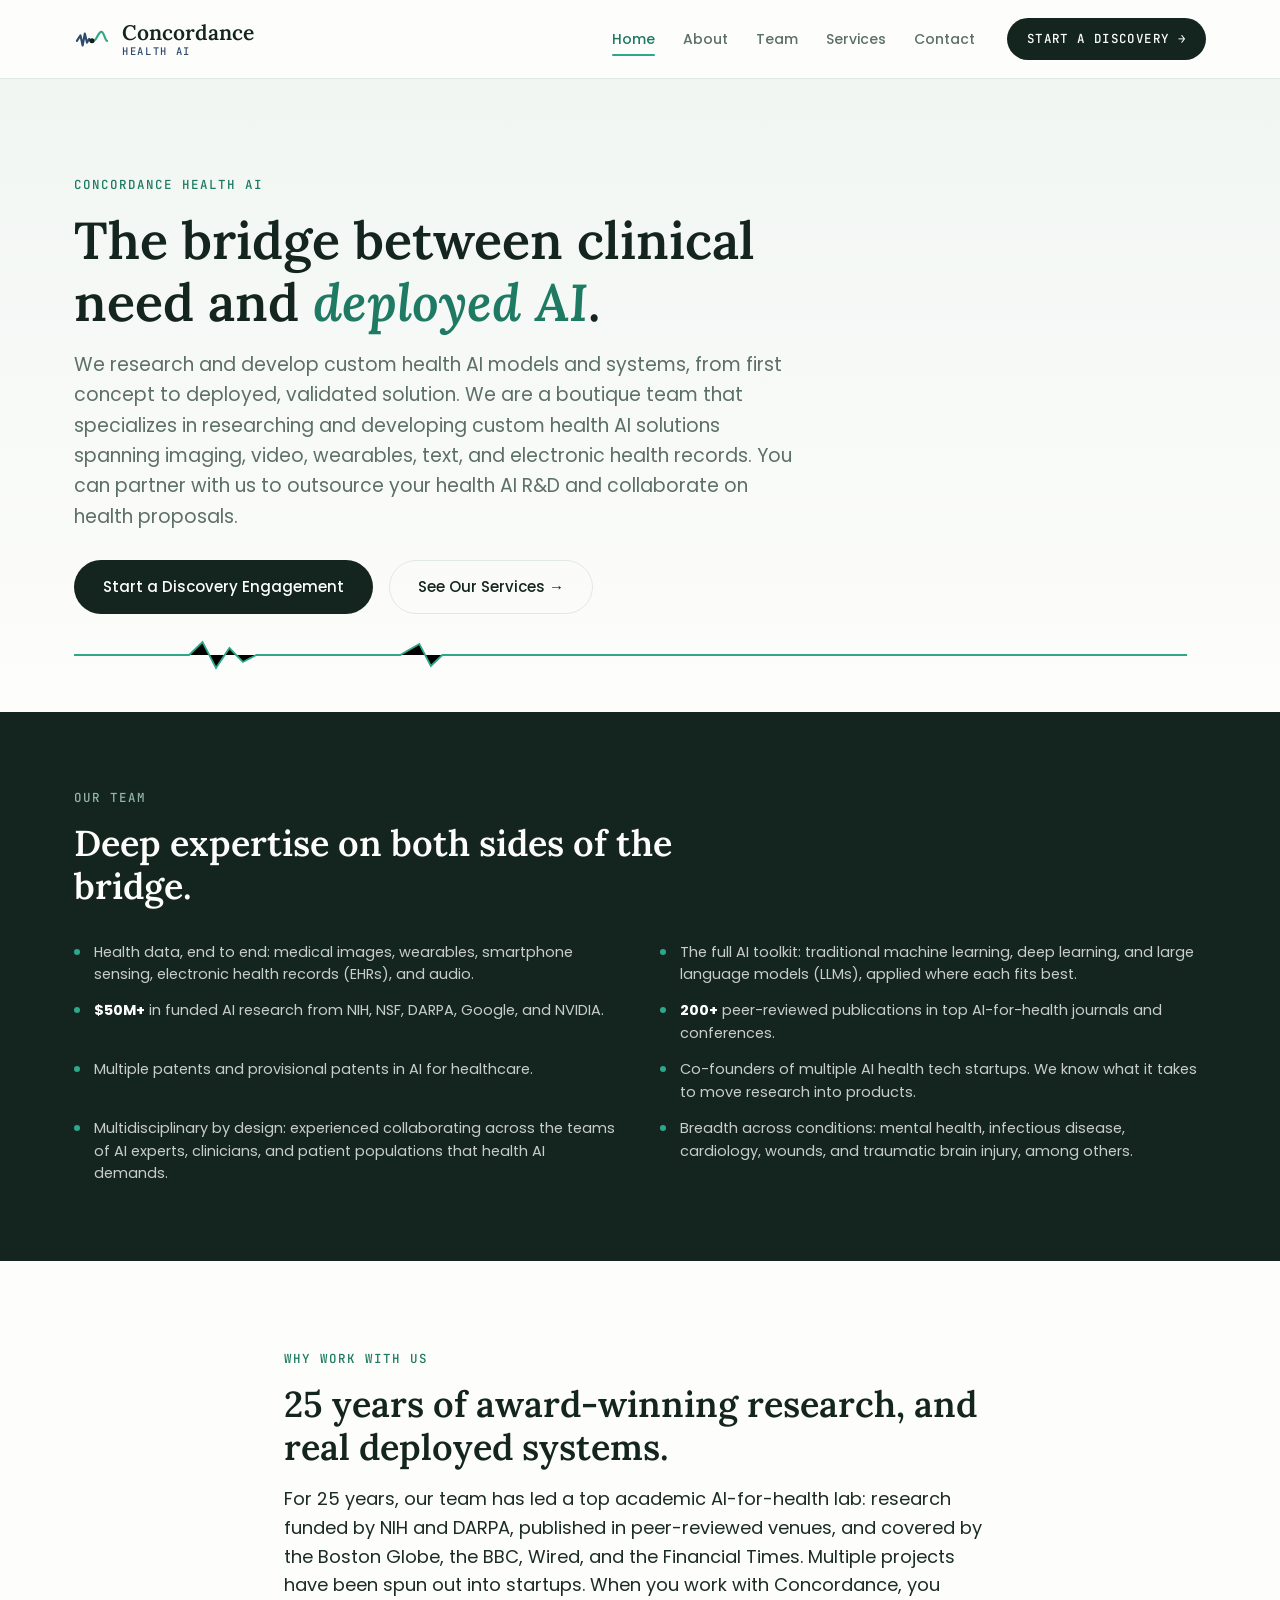
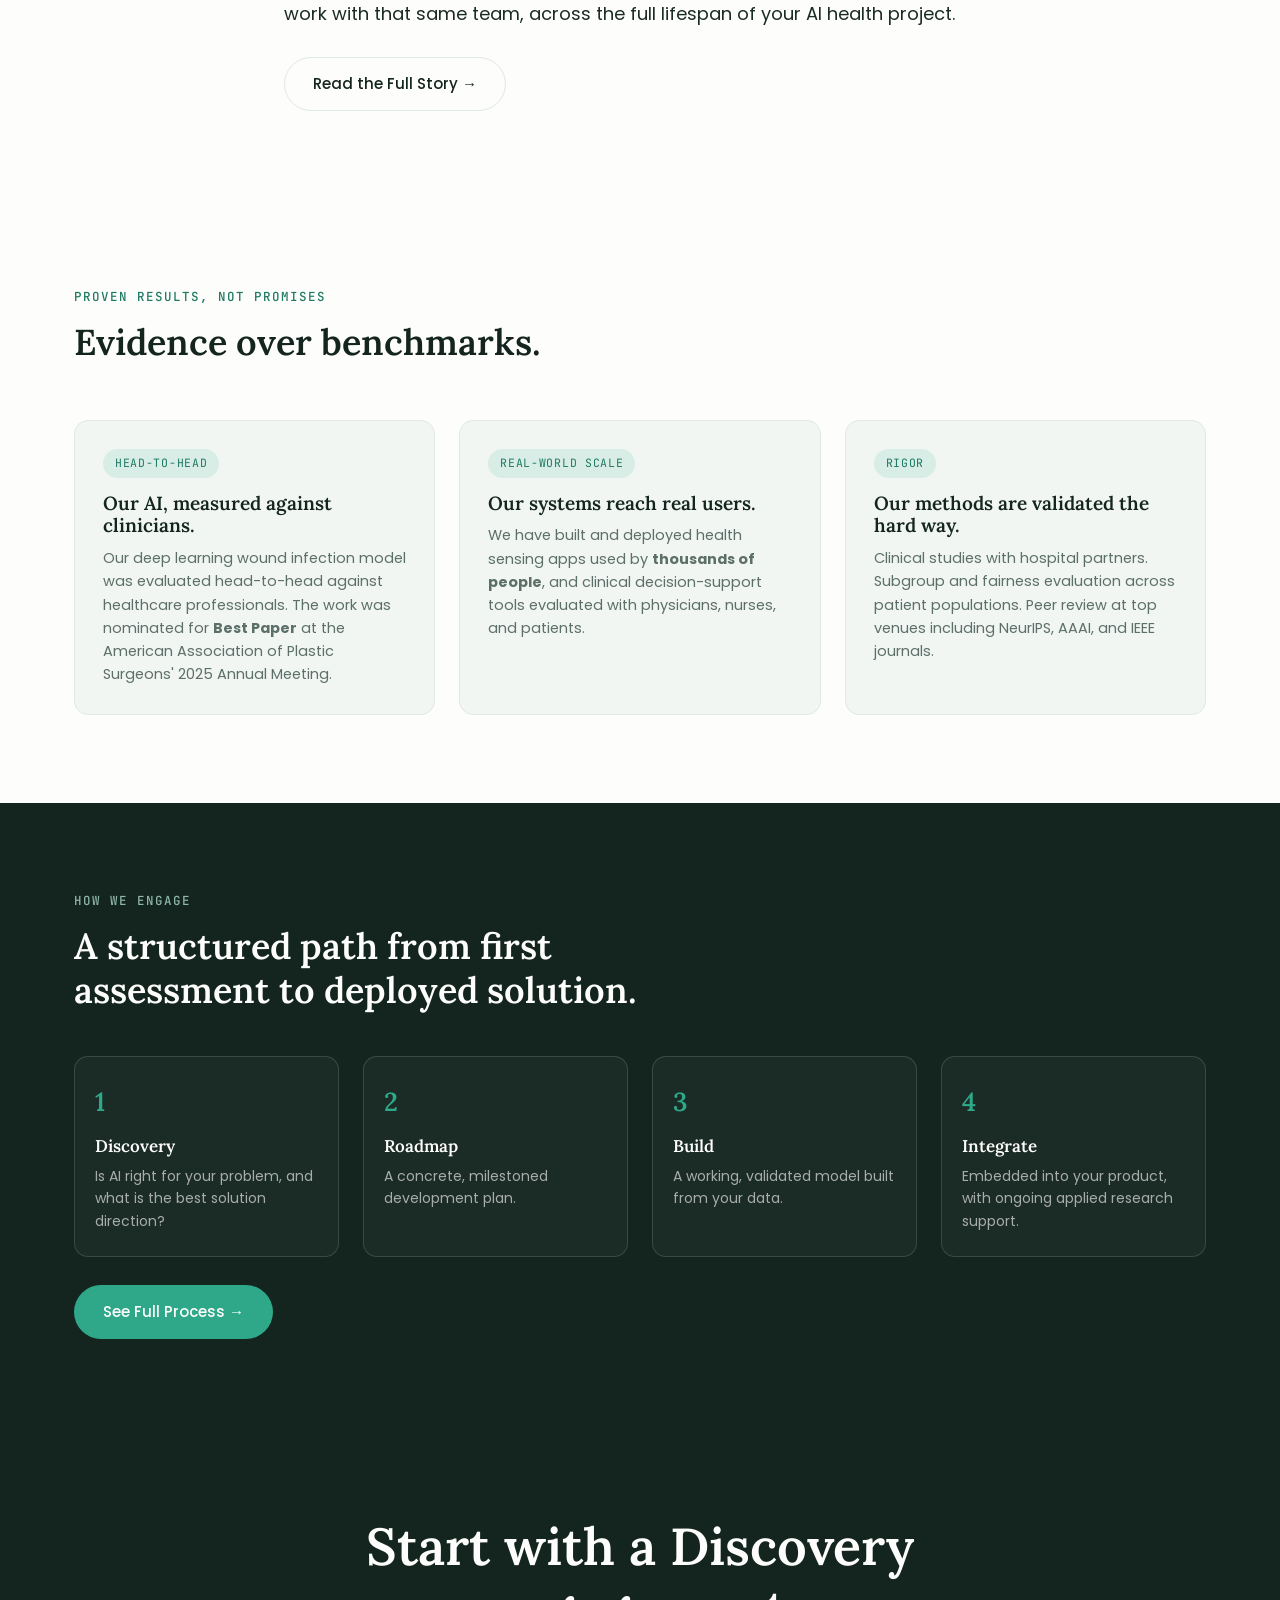
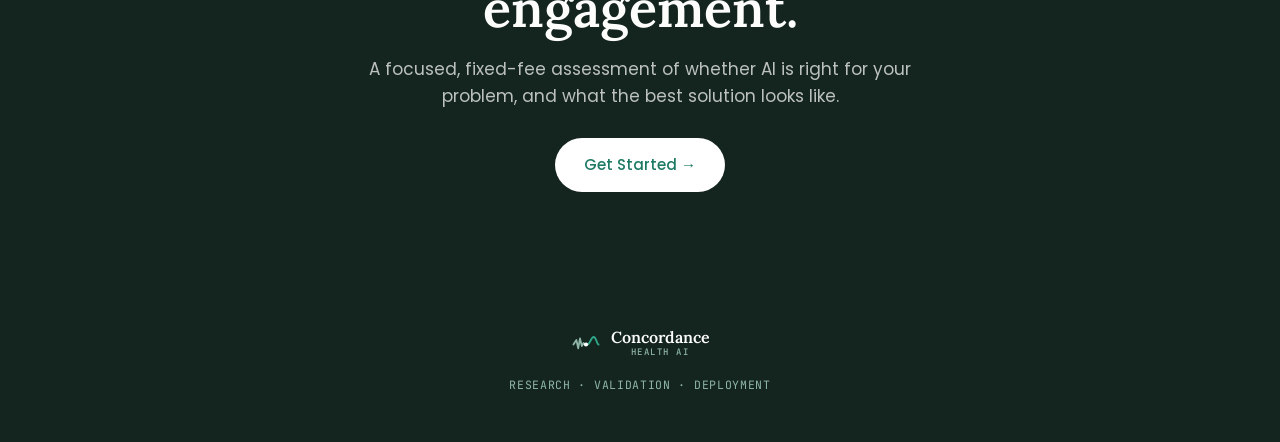
<file: index.html>
<!DOCTYPE html>
<html lang="en">
<head>
<meta charset="UTF-8">
<meta name="viewport" content="width=device-width, initial-scale=1.0">
<link rel="icon" type="image/svg+xml" href="Logo/mark-convergence.svg">
<title>Concordance Health AI | Concept to Deployed, Validated Solution</title>
<meta name="description" content="AI health tech consulting, from concept to a deployed, validated solution. Backed by active academic research in medical imaging, wearables, cardiology AI, and clinical decision support.">
<meta property="og:type" content="website">
<meta property="og:site_name" content="Concordance Health AI">
<meta property="og:title" content="Concordance Health AI | Concept to Deployed, Validated Solution">
<meta property="og:description" content="AI health tech consulting, from concept to a deployed, validated solution. Backed by active academic research in medical imaging, wearables, cardiology AI, and clinical decision support.">
<meta property="og:url" content="https://concordancehealthai.com/">
<meta property="og:image" content="https://concordancehealthai.com/assets/og-image.png">
<meta name="twitter:card" content="summary_large_image">
<meta name="twitter:title" content="Concordance Health AI | Concept to Deployed, Validated Solution">
<meta name="twitter:description" content="AI health tech consulting, from concept to a deployed, validated solution. Backed by active academic research in medical imaging, wearables, cardiology AI, and clinical decision support.">
<meta name="twitter:image" content="https://concordancehealthai.com/assets/og-image.png">
<link rel="canonical" href="https://concordancehealthai.com/">
<script type="application/ld+json">
{
  "@context": "https://schema.org",
  "@type": "ProfessionalService",
  "name": "Concordance Health AI",
  "url": "https://concordancehealthai.com/",
  "logo": "https://concordancehealthai.com/assets/og-image.png",
  "image": "https://concordancehealthai.com/assets/og-image.png",
  "description": "AI health tech consulting: research and development of custom health AI models and systems, from concept to a deployed, validated solution.",
  "areaServed": "Worldwide",
  "founder": {
    "@type": "Person",
    "name": "Emmanuel Agu"
  }
}
</script>
<link rel="preconnect" href="https://fonts.googleapis.com">
<link rel="preconnect" href="https://fonts.gstatic.com" crossorigin>
<link href="https://fonts.googleapis.com/css2?family=Lora:ital,wght@0,500;0,600;1,500&family=Poppins:wght@300;400;500;600;700&family=JetBrains+Mono:wght@400;500;600&display=swap" rel="stylesheet">
<link rel="stylesheet" href="style.css">
</head>
<body>

<header>
  <nav class="wrap">
    <a href="index.html" class="logo">
      <svg viewBox="0 0 100 100" width="36" height="36" aria-hidden="true">
        <path d="M8 55 L18 40 L24 68 L30 35 L36 60 L42 50 L46 55" fill="none" stroke="#2E4B6B" stroke-width="6" stroke-linecap="round" stroke-linejoin="round"/>
        <path d="M54 55 C64 55 66 30 76 30 C84 30 86 55 92 55" fill="none" stroke="#2FA88A" stroke-width="6" stroke-linecap="round" stroke-linejoin="round"/>
        <circle cx="50" cy="55" r="7" fill="#10201B"/>
      </svg>
      <span class="logo-word">
        <span class="logo-name">Concordance</span>
        <span class="logo-sub">HEALTH AI</span>
      </span>
    </a>
    <button class="nav-toggle" id="navToggle" aria-label="Toggle navigation" aria-expanded="false" aria-controls="navPanel">
      <span class="bar"></span><span class="bar"></span><span class="bar"></span>
    </button>
    <div class="nav-panel" id="navPanel">
      <div class="navlinks">
      <a href="index.html" class="active">Home</a>
      <a href="about.html">About</a>
      <a href="team.html">Team</a>
      <a href="services.html">Services</a>
      <a href="contact.html">Contact</a>
    </div>
      <a href="contact.html" class="nav-cta">START A DISCOVERY →</a>
    </div>
  </nav>
</header>

<main>

  <!-- ================= HERO ================= -->
  <section class="hero">
    <div class="wrap">
      <div class="eyebrow">Concordance Health AI</div>
      <h1>The bridge between clinical need and <em>deployed AI</em>.</h1>
      <p class="lede">We research and develop custom health AI models and systems, from first concept to deployed, validated solution. We are a boutique team that specializes in researching and developing custom health AI solutions spanning imaging, video, wearables, text, and electronic health records. You can partner with us to outsource your health AI R&amp;D and collaborate on health proposals.</p>
      <div class="cta-row">
        <a href="contact.html" class="btn btn-primary">Start a Discovery Engagement</a>
        <a href="services.html" class="btn btn-ghost">See Our Services →</a>
      </div>
    </div>
    <div class="wrap hero-wave">
      <svg class="waveline" viewBox="0 0 1180 34" preserveAspectRatio="none" xmlns="http://www.w3.org/2000/svg">
        <path class="draw" d="M0 17 L120 17 L134 4 L148 30 L162 10 L176 24 L190 17 L320 17 L340 17 L360 6 L372 28 L384 17 L1180 17"
          stroke="#2FA88A" stroke-width="1.8"
          stroke-dasharray="1600" stroke-dashoffset="1600">
          <animate attributeName="stroke-dashoffset" from="1600" to="0" dur="2.1s" fill="freeze" />
        </path>
      </svg>
    </div>
  </section>

  <!-- ================= CAPABILITIES ================= -->
  <section class="capabilities">
    <div class="wrap">
      <div class="eyebrow" style="color:#8FB5A9;">Our Team</div>
      <h2>Deep expertise on both sides of the bridge.</h2>
      <ul class="capability-grid">
        <li>Health data, end to end: medical images, wearables, smartphone sensing, electronic health records (EHRs), and audio.</li>
        <li>The full AI toolkit: traditional machine learning, deep learning, and large language models (LLMs), applied where each fits best.</li>
        <li><b>$50M+</b> in funded AI research from NIH, NSF, DARPA, Google, and NVIDIA.</li>
        <li><b>200+</b> peer-reviewed publications in top AI-for-health journals and conferences.</li>
        <li>Multiple patents and provisional patents in AI for healthcare.</li>
        <li>Co-founders of multiple AI health tech startups. We know what it takes to move research into products.</li>
        <li>Multidisciplinary by design: experienced collaborating across the teams of AI experts, clinicians, and patient populations that health AI demands.</li>
        <li>Breadth across conditions: mental health, infectious disease, cardiology, wounds, and traumatic brain injury, among others.</li>
      </ul>
    </div>
  </section>

  <!-- ================= CONDENSED WHY US ================= -->
  <section class="why">
    <div class="wrap" style="grid-template-columns:1fr; max-width:760px;">
      <div>
        <div class="eyebrow">Why Work With Us</div>
        <h2>25 years of award-winning research, and real deployed systems.</h2>
        <p class="big">For 25 years, our team has led a top academic AI-for-health lab: research funded by NIH and DARPA, published in peer-reviewed venues, and covered by the Boston Globe, the BBC, Wired, and the Financial Times. Multiple projects have been spun out into startups. When you work with Concordance, you work with that same team, across the full lifespan of your AI health project.</p>
        <div class="cta-row">
          <a href="about.html" class="btn btn-ghost">Read the Full Story →</a>
        </div>
      </div>
    </div>
  </section>

  <!-- ================= PROVEN RESULTS ================= -->
  <section class="results">
    <div class="wrap">
      <div class="eyebrow">Proven Results, Not Promises</div>
      <h2>Evidence over benchmarks.</h2>
    </div>
    <div class="result-grid">
      <div class="result-card">
        <div class="tag">Head-to-Head</div>
        <h3>Our AI, measured against clinicians.</h3>
        <p>Our deep learning wound infection model was evaluated head-to-head against healthcare professionals. The work was nominated for <b>Best Paper</b> at the American Association of Plastic Surgeons' 2025 Annual Meeting.</p>
      </div>
      <div class="result-card">
        <div class="tag">Real-World Scale</div>
        <h3>Our systems reach real users.</h3>
        <p>We have built and deployed health sensing apps used by <b>thousands of people</b>, and clinical decision-support tools evaluated with physicians, nurses, and patients.</p>
      </div>
      <div class="result-card">
        <div class="tag">Rigor</div>
        <h3>Our methods are validated the hard way.</h3>
        <p>Clinical studies with hospital partners. Subgroup and fairness evaluation across patient populations. Peer review at top venues including NeurIPS, AAAI, and IEEE journals.</p>
      </div>
    </div>
  </section>

  <!-- ================= PROCESS TEASER ================= -->
  <section class="engage">
    <div class="wrap">
      <div class="eyebrow" style="color:#8FB5A9;">How We Engage</div>
      <h2>A structured path from first assessment to deployed solution.</h2>
      <div class="steps">
        <div class="step"><div class="num">1</div><h4>Discovery</h4><p>Is AI right for your problem, and what is the best solution direction?</p></div>
        <div class="step"><div class="num">2</div><h4>Roadmap</h4><p>A concrete, milestoned development plan.</p></div>
        <div class="step"><div class="num">3</div><h4>Build</h4><p>A working, validated model built from your data.</p></div>
        <div class="step"><div class="num">4</div><h4>Integrate</h4><p>Embedded into your product, with ongoing applied research support.</p></div>
      </div>
      <div class="cta-row">
        <a href="services.html" class="btn btn-primary" style="background:var(--signal);">See Full Process →</a>
      </div>
    </div>
  </section>

  <!-- ================= CTA BANNER ================= -->
  <section class="contact-hero">
    <div class="wrap">
      <h1>Start with a Discovery engagement.</h1>
      <p>A focused, fixed-fee assessment of whether AI is right for your problem, and what the best solution looks like.</p>
      <div class="cta-row" style="justify-content:center;">
        <a href="contact.html" class="btn btn-primary" style="background:#fff; color:var(--signal-dark);">Get Started →</a>
      </div>
    </div>
  </section>

</main>

<footer>
  <div class="wrap">
    <a href="index.html" class="fmark">
      <svg viewBox="0 0 100 100" width="30" height="30" aria-hidden="true">
        <path d="M8 55 L18 40 L24 68 L30 35 L36 60 L42 50 L46 55" fill="none" stroke="#8FB5A9" stroke-width="6" stroke-linecap="round" stroke-linejoin="round"/>
        <path d="M54 55 C64 55 66 30 76 30 C84 30 86 55 92 55" fill="none" stroke="#2FA88A" stroke-width="6" stroke-linecap="round" stroke-linejoin="round"/>
        <circle cx="50" cy="55" r="7" fill="#FDFDFB"/>
      </svg>
      <span class="fmark-word">
        <span class="fmark-name">Concordance</span>
        <span class="fmark-sub">HEALTH AI</span>
      </span>
    </a>
    <div class="fnote">RESEARCH &middot; VALIDATION &middot; DEPLOYMENT</div>
  </div>
</footer>

<script src="script.js" defer></script>
</body>
</html>
</file>
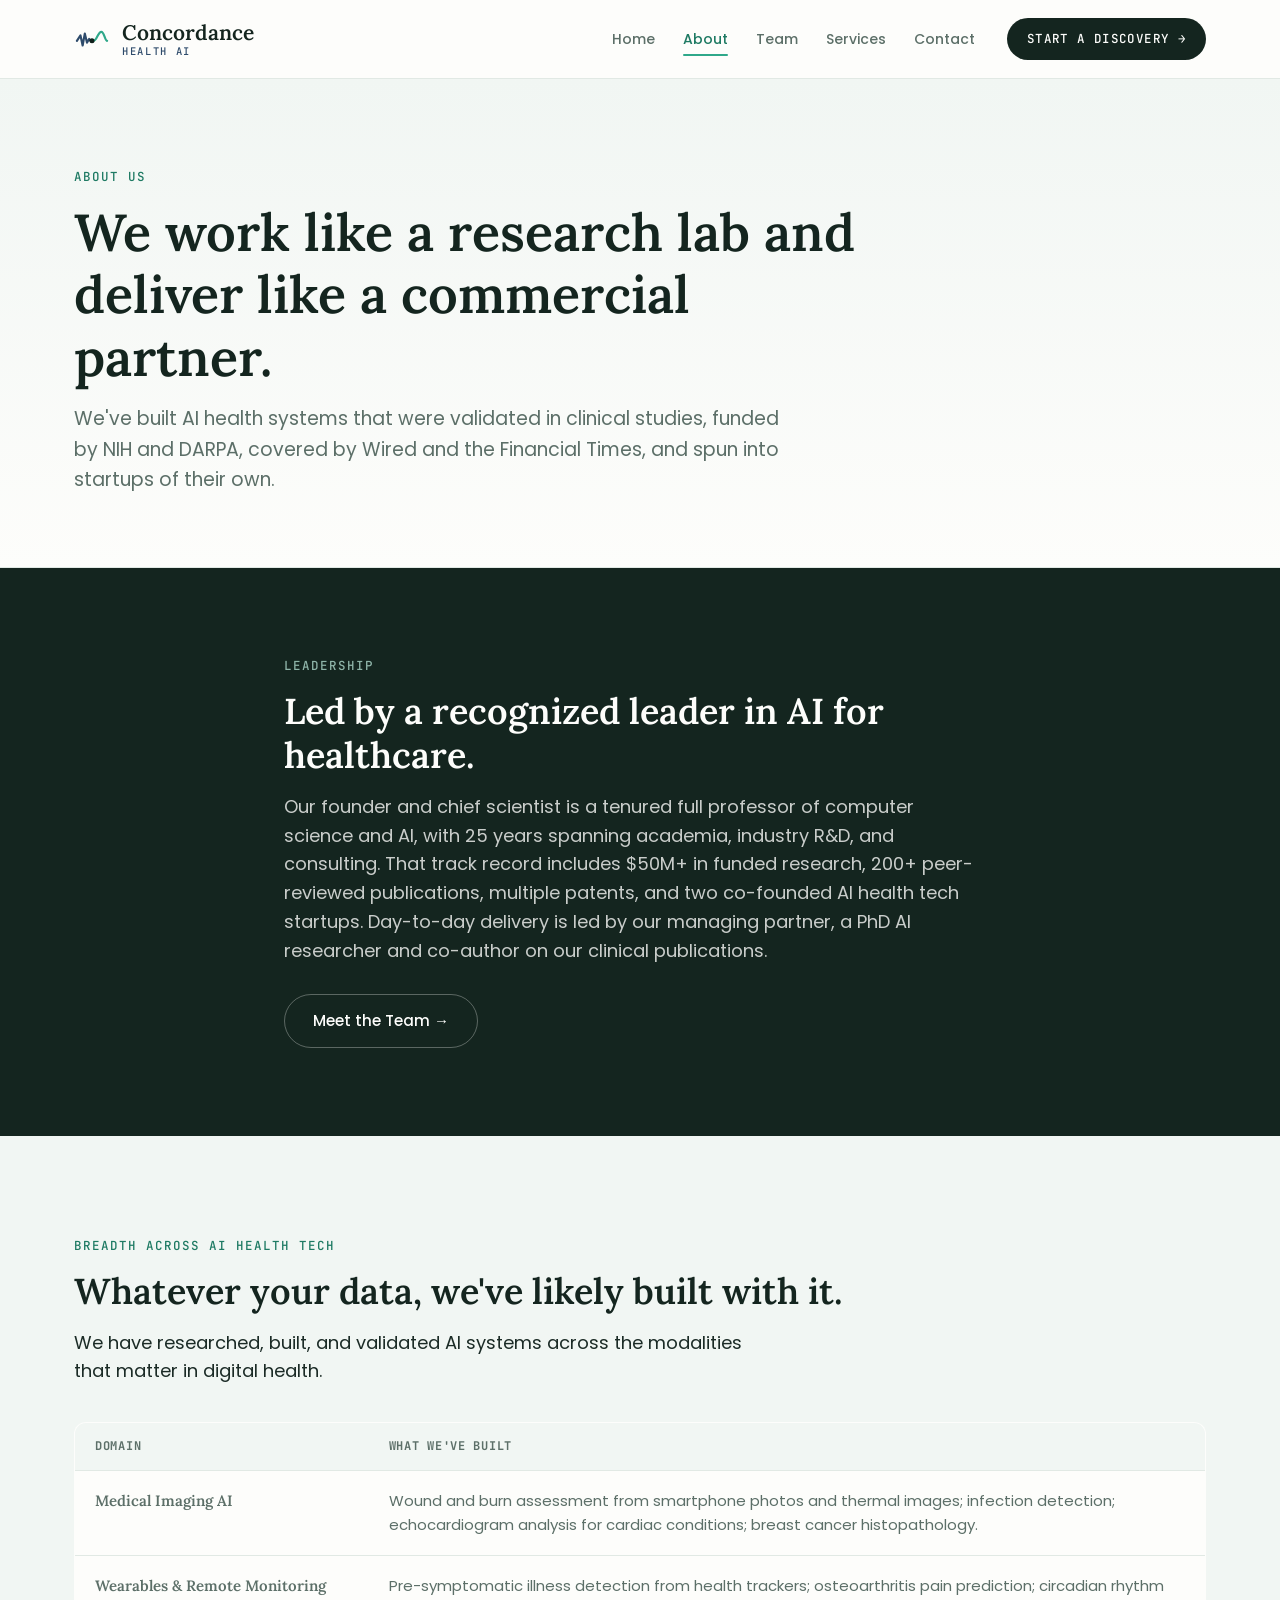
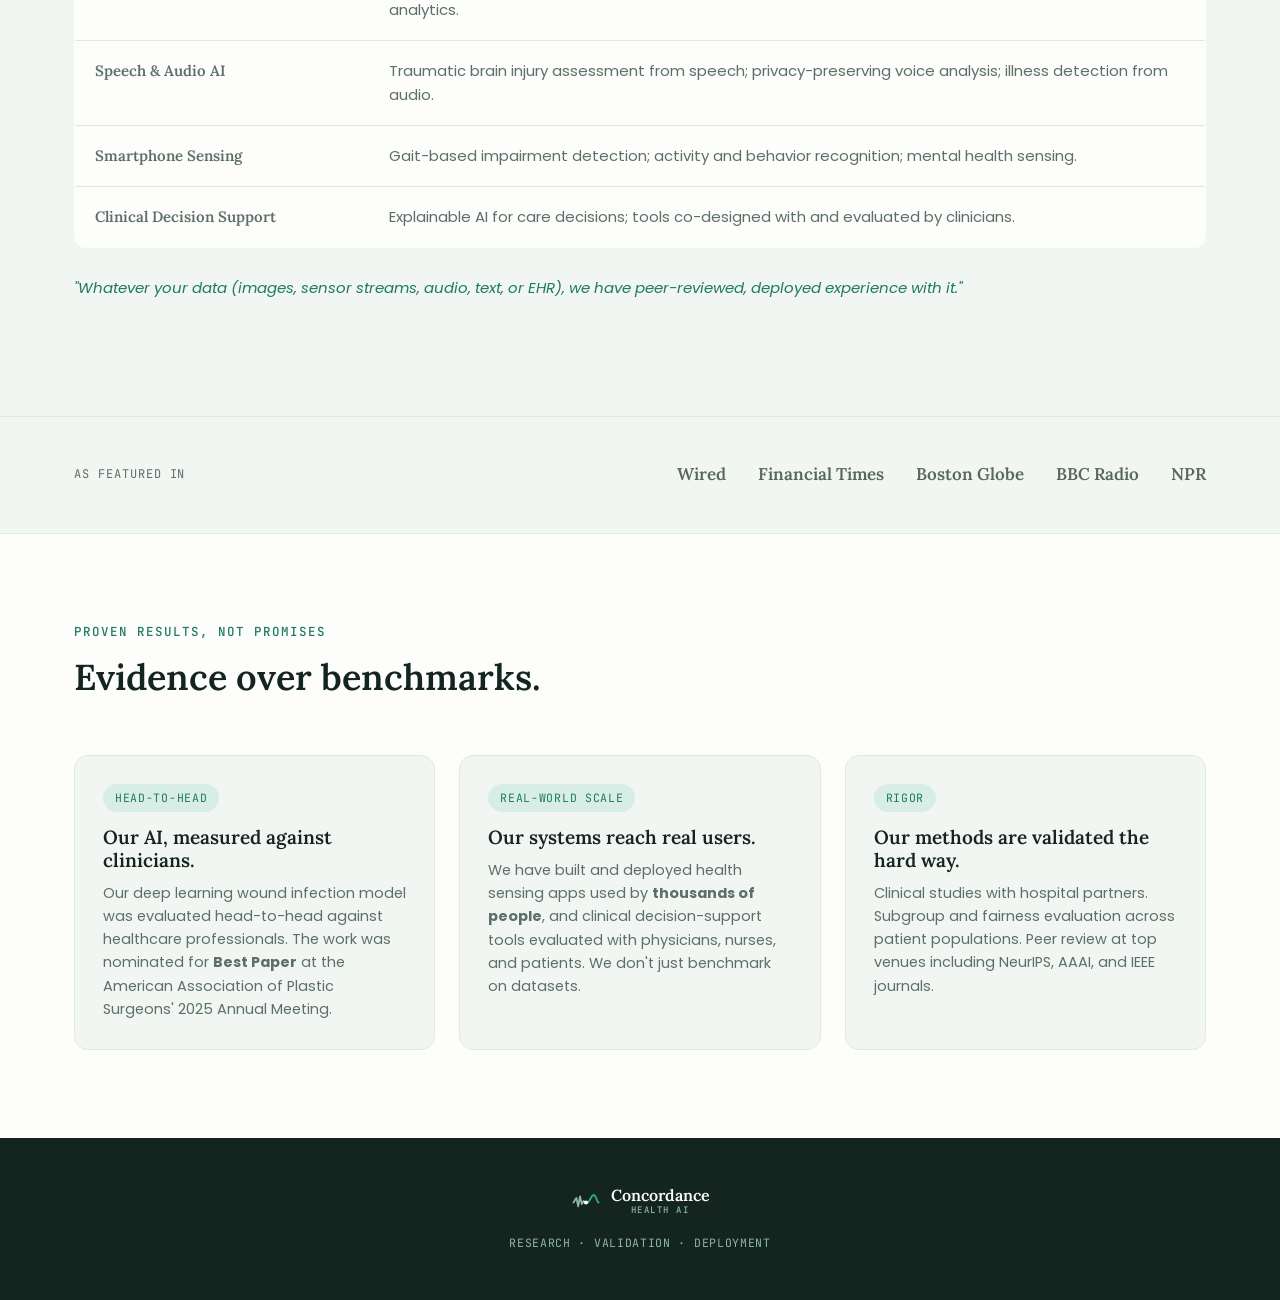
<file: about.html>
<!DOCTYPE html>
<html lang="en">
<head>
<meta charset="UTF-8">
<meta name="viewport" content="width=device-width, initial-scale=1.0">
<link rel="icon" type="image/svg+xml" href="Logo/mark-convergence.svg">
<title>About | Concordance Health AI</title>
<meta name="description" content="Concordance Health AI works like a research lab and delivers like a commercial partner. See our leadership, breadth of work across health AI, and proven results.">
<meta property="og:type" content="website">
<meta property="og:site_name" content="Concordance Health AI">
<meta property="og:title" content="About | Concordance Health AI">
<meta property="og:description" content="Concordance Health AI works like a research lab and delivers like a commercial partner. See our leadership, breadth of work across health AI, and proven results.">
<meta property="og:url" content="https://concordancehealthai.com/about.html">
<meta property="og:image" content="https://concordancehealthai.com/assets/og-image.png">
<meta name="twitter:card" content="summary_large_image">
<meta name="twitter:title" content="About | Concordance Health AI">
<meta name="twitter:description" content="Concordance Health AI works like a research lab and delivers like a commercial partner. See our leadership, breadth of work across health AI, and proven results.">
<meta name="twitter:image" content="https://concordancehealthai.com/assets/og-image.png">
<link rel="canonical" href="https://concordancehealthai.com/about.html">
<script type="application/ld+json">
{
  "@context": "https://schema.org",
  "@type": "ProfessionalService",
  "name": "Concordance Health AI",
  "url": "https://concordancehealthai.com/",
  "logo": "https://concordancehealthai.com/assets/og-image.png",
  "image": "https://concordancehealthai.com/assets/og-image.png",
  "description": "AI health tech consulting: research and development of custom health AI models and systems, from concept to a deployed, validated solution.",
  "areaServed": "Worldwide",
  "founder": {
    "@type": "Person",
    "name": "Emmanuel Agu"
  }
}
</script>
<link rel="preconnect" href="https://fonts.googleapis.com">
<link rel="preconnect" href="https://fonts.gstatic.com" crossorigin>
<link href="https://fonts.googleapis.com/css2?family=Lora:ital,wght@0,500;0,600;1,500&family=Poppins:wght@300;400;500;600;700&family=JetBrains+Mono:wght@400;500;600&display=swap" rel="stylesheet">
<link rel="stylesheet" href="style.css">
</head>
<body>

<header>
  <nav class="wrap">
    <a href="index.html" class="logo">
      <svg viewBox="0 0 100 100" width="36" height="36" aria-hidden="true">
        <path d="M8 55 L18 40 L24 68 L30 35 L36 60 L42 50 L46 55" fill="none" stroke="#2E4B6B" stroke-width="6" stroke-linecap="round" stroke-linejoin="round"/>
        <path d="M54 55 C64 55 66 30 76 30 C84 30 86 55 92 55" fill="none" stroke="#2FA88A" stroke-width="6" stroke-linecap="round" stroke-linejoin="round"/>
        <circle cx="50" cy="55" r="7" fill="#10201B"/>
      </svg>
      <span class="logo-word">
        <span class="logo-name">Concordance</span>
        <span class="logo-sub">HEALTH AI</span>
      </span>
    </a>
    <button class="nav-toggle" id="navToggle" aria-label="Toggle navigation" aria-expanded="false" aria-controls="navPanel">
      <span class="bar"></span><span class="bar"></span><span class="bar"></span>
    </button>
    <div class="nav-panel" id="navPanel">
      <div class="navlinks">
      <a href="index.html">Home</a>
      <a href="about.html" class="active">About</a>
      <a href="team.html">Team</a>
      <a href="services.html">Services</a>
      <a href="contact.html">Contact</a>
    </div>
      <a href="contact.html" class="nav-cta">START A DISCOVERY →</a>
    </div>
  </nav>
</header>

<main>

  <div class="pagehead">
    <div class="wrap">
      <div class="eyebrow">About Us</div>
      <h1>We work like a research lab and deliver like a commercial partner.</h1>
      <p class="lede">We've built AI health systems that were validated in clinical studies, funded by NIH and DARPA, covered by Wired and the Financial Times, and spun into startups of their own.</p>
    </div>
  </div>

  <!-- ================= LEADERSHIP POINTER ================= -->
  <section class="why why-dark">
    <div class="wrap" style="grid-template-columns:1fr; max-width:760px;">
      <div>
        <div class="eyebrow">Leadership</div>
        <h2>Led by a recognized leader in AI for healthcare.</h2>
        <p class="big">Our founder and chief scientist is a tenured full professor of computer science and AI, with 25 years spanning academia, industry R&amp;D, and consulting. That track record includes $50M+ in funded research, 200+ peer-reviewed publications, multiple patents, and two co-founded AI health tech startups. Day-to-day delivery is led by our managing partner, a PhD AI researcher and co-author on our clinical publications.</p>
        <div class="cta-row">
          <a href="team.html" class="btn btn-ghost">Meet the Team →</a>
        </div>
      </div>
    </div>
  </section>

  <!-- ================= BREADTH TABLE ================= -->
  <section class="breadth" style="background:var(--paper-dim); padding-top:100px; padding-bottom:100px;">
    <div class="wrap">
      <div class="eyebrow">Breadth Across AI Health Tech</div>
      <h2>Whatever your data, we've likely built with it.</h2>
      <p class="big">We have researched, built, and validated AI systems across the modalities that matter in digital health.</p>

      <table class="domains">
        <thead><tr><th>Domain</th><th>What We've Built</th></tr></thead>
        <tbody>
          <tr>
            <td class="domain">Medical Imaging AI</td>
            <td>Wound and burn assessment from smartphone photos and thermal images; infection detection; echocardiogram analysis for cardiac conditions; breast cancer histopathology.</td>
          </tr>
          <tr>
            <td class="domain">Wearables &amp; Remote Monitoring</td>
            <td>Pre-symptomatic illness detection from health trackers; osteoarthritis pain prediction; circadian rhythm analytics.</td>
          </tr>
          <tr>
            <td class="domain">Speech &amp; Audio AI</td>
            <td>Traumatic brain injury assessment from speech; privacy-preserving voice analysis; illness detection from audio.</td>
          </tr>
          <tr>
            <td class="domain">Smartphone Sensing</td>
            <td>Gait-based impairment detection; activity and behavior recognition; mental health sensing.</td>
          </tr>
          <tr>
            <td class="domain">Clinical Decision Support</td>
            <td>Explainable AI for care decisions; tools co-designed with and evaluated by clinicians.</td>
          </tr>
        </tbody>
      </table>
      <p class="breadth-footnote">"Whatever your data (images, sensor streams, audio, text, or EHR), we have peer-reviewed, deployed experience with it."</p>
    </div>
  </section>

  <!-- ================= PRESS MENTIONS ================= -->
  <div class="press">
    <div class="wrap">
      <div class="label">As Featured In</div>
      <div class="names">
        <span>Wired</span>
        <span>Financial Times</span>
        <span>Boston Globe</span>
        <span>BBC Radio</span>
        <span>NPR</span>
      </div>
    </div>
  </div>

  <!-- ================= PROVEN RESULTS (repeat, contextual) ================= -->
  <section class="results">
    <div class="wrap">
      <div class="eyebrow">Proven Results, Not Promises</div>
      <h2>Evidence over benchmarks.</h2>
    </div>
    <div class="result-grid">
      <div class="result-card">
        <div class="tag">Head-to-Head</div>
        <h3>Our AI, measured against clinicians.</h3>
        <p>Our deep learning wound infection model was evaluated head-to-head against healthcare professionals. The work was nominated for <b>Best Paper</b> at the American Association of Plastic Surgeons' 2025 Annual Meeting.</p>
      </div>
      <div class="result-card">
        <div class="tag">Real-World Scale</div>
        <h3>Our systems reach real users.</h3>
        <p>We have built and deployed health sensing apps used by <b>thousands of people</b>, and clinical decision-support tools evaluated with physicians, nurses, and patients. We don't just benchmark on datasets.</p>
      </div>
      <div class="result-card">
        <div class="tag">Rigor</div>
        <h3>Our methods are validated the hard way.</h3>
        <p>Clinical studies with hospital partners. Subgroup and fairness evaluation across patient populations. Peer review at top venues including NeurIPS, AAAI, and IEEE journals.</p>
      </div>
    </div>
  </section>

</main>

<footer>
  <div class="wrap">
    <a href="index.html" class="fmark">
      <svg viewBox="0 0 100 100" width="30" height="30" aria-hidden="true">
        <path d="M8 55 L18 40 L24 68 L30 35 L36 60 L42 50 L46 55" fill="none" stroke="#8FB5A9" stroke-width="6" stroke-linecap="round" stroke-linejoin="round"/>
        <path d="M54 55 C64 55 66 30 76 30 C84 30 86 55 92 55" fill="none" stroke="#2FA88A" stroke-width="6" stroke-linecap="round" stroke-linejoin="round"/>
        <circle cx="50" cy="55" r="7" fill="#FDFDFB"/>
      </svg>
      <span class="fmark-word">
        <span class="fmark-name">Concordance</span>
        <span class="fmark-sub">HEALTH AI</span>
      </span>
    </a>
    <div class="fnote">RESEARCH &middot; VALIDATION &middot; DEPLOYMENT</div>
  </div>
</footer>

<script src="script.js" defer></script>
</body>
</html>
</file>
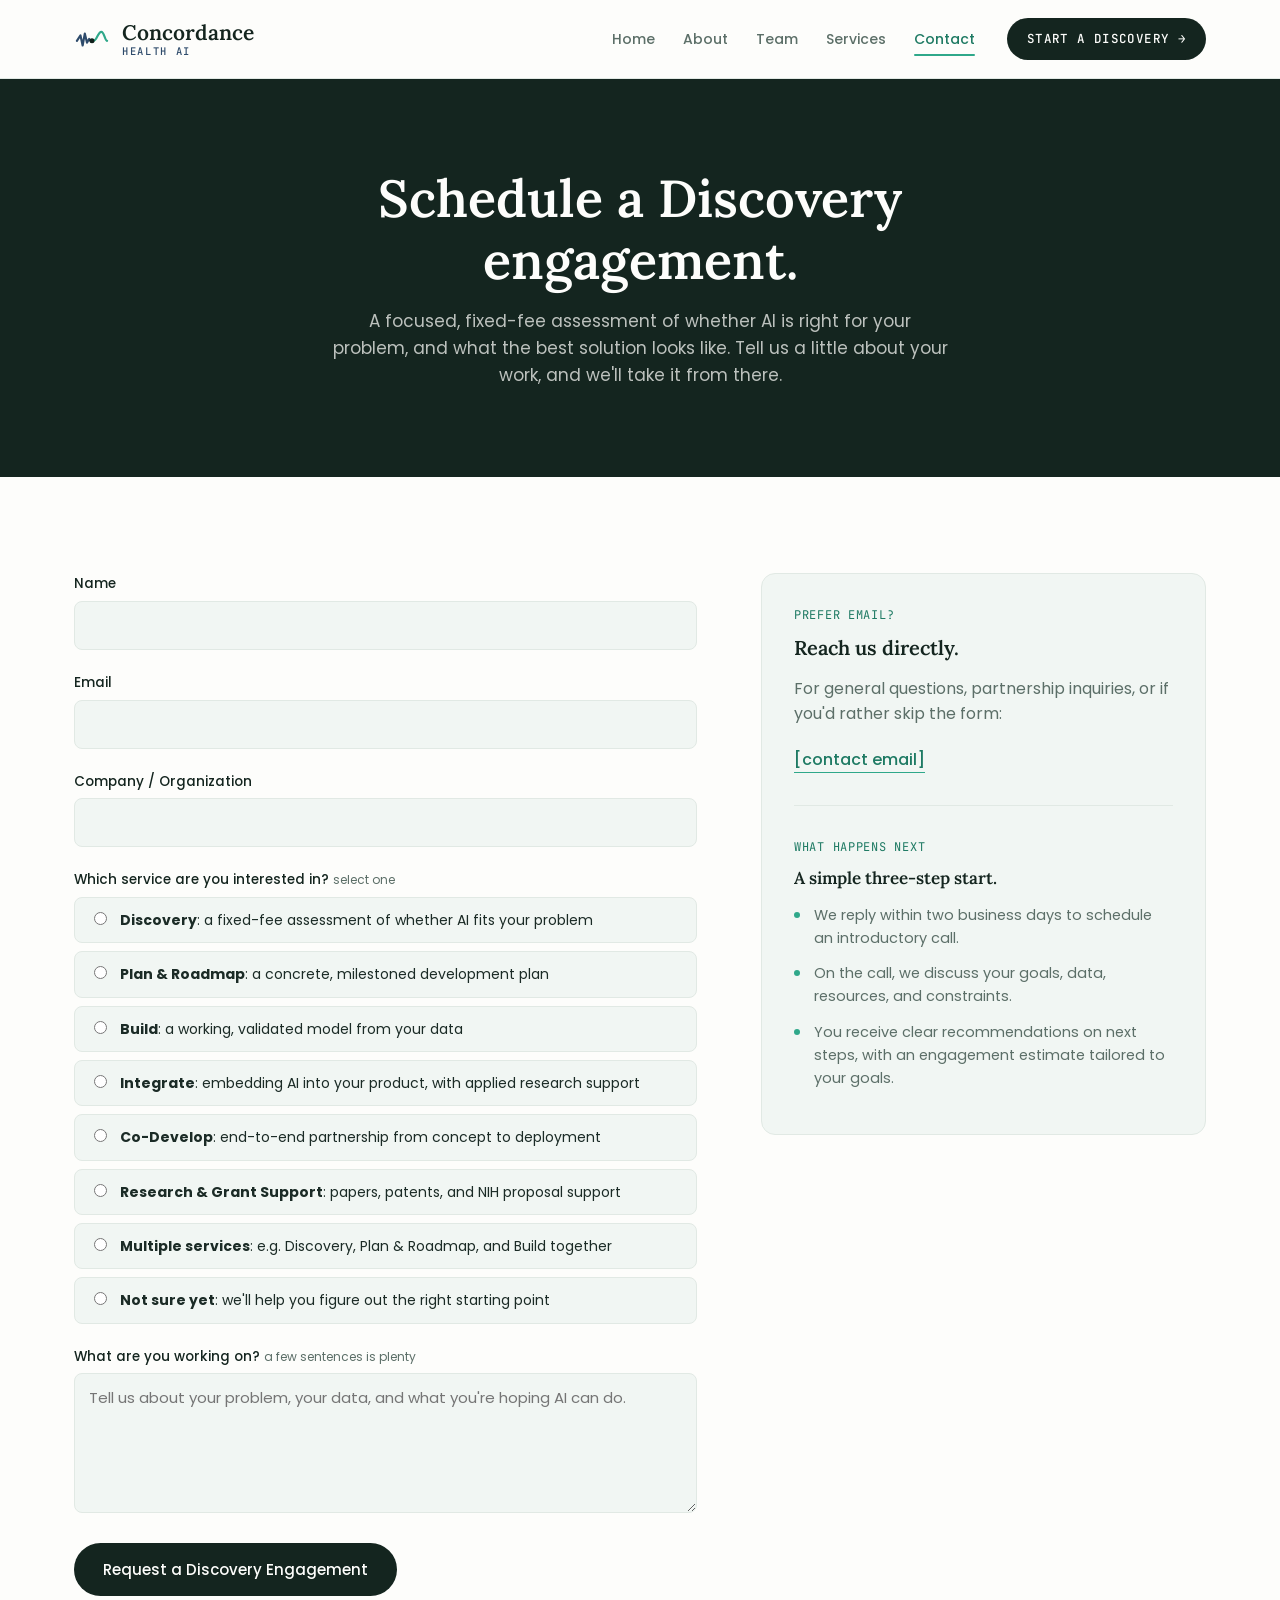
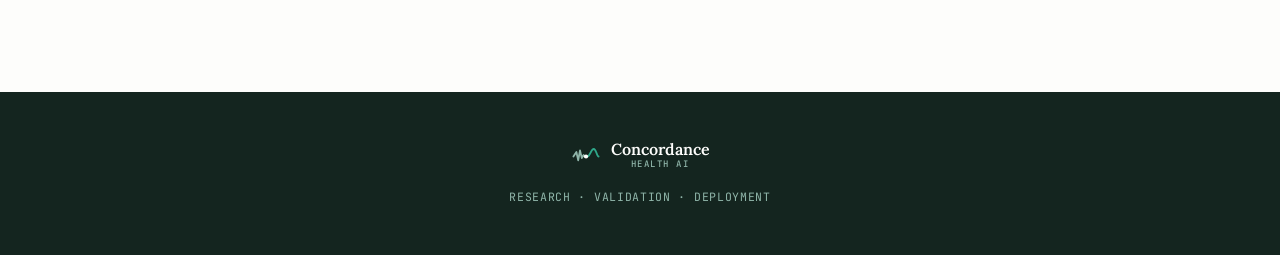
<file: contact.html>
<!DOCTYPE html>
<html lang="en">
<head>
<meta charset="UTF-8">
<meta name="viewport" content="width=device-width, initial-scale=1.0">
<link rel="icon" type="image/svg+xml" href="Logo/mark-convergence.svg">
<title>Contact | Concordance Health AI</title>
<meta name="description" content="Contact Concordance Health AI to schedule a Discovery engagement, a focused, fixed-fee assessment of whether AI is right for your problem.">
<meta property="og:type" content="website">
<meta property="og:site_name" content="Concordance Health AI">
<meta property="og:title" content="Contact | Concordance Health AI">
<meta property="og:description" content="Contact Concordance Health AI to schedule a Discovery engagement, a focused, fixed-fee assessment of whether AI is right for your problem.">
<meta property="og:url" content="https://concordancehealthai.com/contact.html">
<meta property="og:image" content="https://concordancehealthai.com/assets/og-image.png">
<meta name="twitter:card" content="summary_large_image">
<meta name="twitter:title" content="Contact | Concordance Health AI">
<meta name="twitter:description" content="Contact Concordance Health AI to schedule a Discovery engagement, a focused, fixed-fee assessment of whether AI is right for your problem.">
<meta name="twitter:image" content="https://concordancehealthai.com/assets/og-image.png">
<link rel="canonical" href="https://concordancehealthai.com/contact.html">
<script type="application/ld+json">
{
  "@context": "https://schema.org",
  "@type": "ProfessionalService",
  "name": "Concordance Health AI",
  "url": "https://concordancehealthai.com/",
  "logo": "https://concordancehealthai.com/assets/og-image.png",
  "image": "https://concordancehealthai.com/assets/og-image.png",
  "description": "AI health tech consulting: research and development of custom health AI models and systems, from concept to a deployed, validated solution.",
  "areaServed": "Worldwide",
  "founder": {
    "@type": "Person",
    "name": "Emmanuel Agu"
  }
}
</script>
<link rel="preconnect" href="https://fonts.googleapis.com">
<link rel="preconnect" href="https://fonts.gstatic.com" crossorigin>
<link href="https://fonts.googleapis.com/css2?family=Lora:ital,wght@0,500;0,600;1,500&family=Poppins:wght@300;400;500;600;700&family=JetBrains+Mono:wght@400;500;600&display=swap" rel="stylesheet">
<link rel="stylesheet" href="style.css">
</head>
<body>

<header>
  <nav class="wrap">
    <a href="index.html" class="logo">
      <svg viewBox="0 0 100 100" width="36" height="36" aria-hidden="true">
        <path d="M8 55 L18 40 L24 68 L30 35 L36 60 L42 50 L46 55" fill="none" stroke="#2E4B6B" stroke-width="6" stroke-linecap="round" stroke-linejoin="round"/>
        <path d="M54 55 C64 55 66 30 76 30 C84 30 86 55 92 55" fill="none" stroke="#2FA88A" stroke-width="6" stroke-linecap="round" stroke-linejoin="round"/>
        <circle cx="50" cy="55" r="7" fill="#10201B"/>
      </svg>
      <span class="logo-word">
        <span class="logo-name">Concordance</span>
        <span class="logo-sub">HEALTH AI</span>
      </span>
    </a>
    <button class="nav-toggle" id="navToggle" aria-label="Toggle navigation" aria-expanded="false" aria-controls="navPanel">
      <span class="bar"></span><span class="bar"></span><span class="bar"></span>
    </button>
    <div class="nav-panel" id="navPanel">
      <div class="navlinks">
      <a href="index.html">Home</a>
      <a href="about.html">About</a>
      <a href="team.html">Team</a>
      <a href="services.html">Services</a>
      <a href="contact.html" class="active">Contact</a>
    </div>
      <a href="contact.html" class="nav-cta">START A DISCOVERY →</a>
    </div>
  </nav>
</header>

<main>

  <section class="contact-hero">
    <div class="wrap">
      <h1>Schedule a Discovery engagement.</h1>
      <p>A focused, fixed-fee assessment of whether AI is right for your problem, and what the best solution looks like. Tell us a little about your work, and we'll take it from there.</p>
    </div>
  </section>

  <section class="contact-body" style="padding:96px 0;">
    <div class="wrap">

      <!--
        NOTE: This form has no backend attached yet. To make it actually send
        messages, either:
          (a) point the <form> action at a form service (e.g. Formspree, Basin), or
          (b) wire it to your own backend / serverless function.
        Until then, treat this as a working layout, not a live form.
      -->
      <form class="contact-form" action="#" method="POST">
        <label for="name">Name</label>
        <input type="text" id="name" name="name" required>

        <label for="email">Email</label>
        <input type="email" id="email" name="email" required>

        <label for="company">Company / Organization</label>
        <input type="text" id="company" name="company">

        <label>Which service are you interested in? <span class="field-hint">select one</span></label>
        <div class="radio-group">
          <label class="radio-option"><input type="radio" name="service" value="discovery"><span><b>Discovery</b>: a fixed-fee assessment of whether AI fits your problem</span></label>
          <label class="radio-option"><input type="radio" name="service" value="roadmap"><span><b>Plan &amp; Roadmap</b>: a concrete, milestoned development plan</span></label>
          <label class="radio-option"><input type="radio" name="service" value="build"><span><b>Build</b>: a working, validated model from your data</span></label>
          <label class="radio-option"><input type="radio" name="service" value="integrate"><span><b>Integrate</b>: embedding AI into your product, with applied research support</span></label>
          <label class="radio-option"><input type="radio" name="service" value="co-develop"><span><b>Co-Develop</b>: end-to-end partnership from concept to deployment</span></label>
          <label class="radio-option"><input type="radio" name="service" value="research-grant"><span><b>Research &amp; Grant Support</b>: papers, patents, and NIH proposal support</span></label>
          <label class="radio-option"><input type="radio" name="service" value="multiple"><span><b>Multiple services</b>: e.g. Discovery, Plan &amp; Roadmap, and Build together</span></label>
          <label class="radio-option"><input type="radio" name="service" value="not-sure"><span><b>Not sure yet</b>: we'll help you figure out the right starting point</span></label>
        </div>

        <label for="message">What are you working on? <span class="field-hint">a few sentences is plenty</span></label>
        <textarea id="message" name="message" required placeholder="Tell us about your problem, your data, and what you're hoping AI can do."></textarea>

        <button type="submit" class="btn btn-primary">Request a Discovery Engagement</button>
      </form>

      <div class="contact-side">
        <div class="role">Prefer Email?</div>
        <h3>Reach us directly.</h3>
        <p>For general questions, partnership inquiries, or if you'd rather skip the form:</p>
        <a href="mailto:hello@example.com" class="email">[contact email]</a>

        <div class="cv-divider" style="margin:32px 0;"></div>

        <div class="role">What Happens Next</div>
        <h3 style="font-size:17px;">A simple three-step start.</h3>
        <ul class="cv-list">
          <li>We reply within two business days to schedule an introductory call.</li>
          <li>On the call, we discuss your goals, data, resources, and constraints.</li>
          <li>You receive clear recommendations on next steps, with an engagement estimate tailored to your goals.</li>
        </ul>
      </div>

    </div>
  </section>

</main>

<footer>
  <div class="wrap">
    <a href="index.html" class="fmark">
      <svg viewBox="0 0 100 100" width="30" height="30" aria-hidden="true">
        <path d="M8 55 L18 40 L24 68 L30 35 L36 60 L42 50 L46 55" fill="none" stroke="#8FB5A9" stroke-width="6" stroke-linecap="round" stroke-linejoin="round"/>
        <path d="M54 55 C64 55 66 30 76 30 C84 30 86 55 92 55" fill="none" stroke="#2FA88A" stroke-width="6" stroke-linecap="round" stroke-linejoin="round"/>
        <circle cx="50" cy="55" r="7" fill="#FDFDFB"/>
      </svg>
      <span class="fmark-word">
        <span class="fmark-name">Concordance</span>
        <span class="fmark-sub">HEALTH AI</span>
      </span>
    </a>
    <div class="fnote">RESEARCH &middot; VALIDATION &middot; DEPLOYMENT</div>
  </div>
</footer>

<script src="script.js" defer></script>
</body>
</html>
</file>
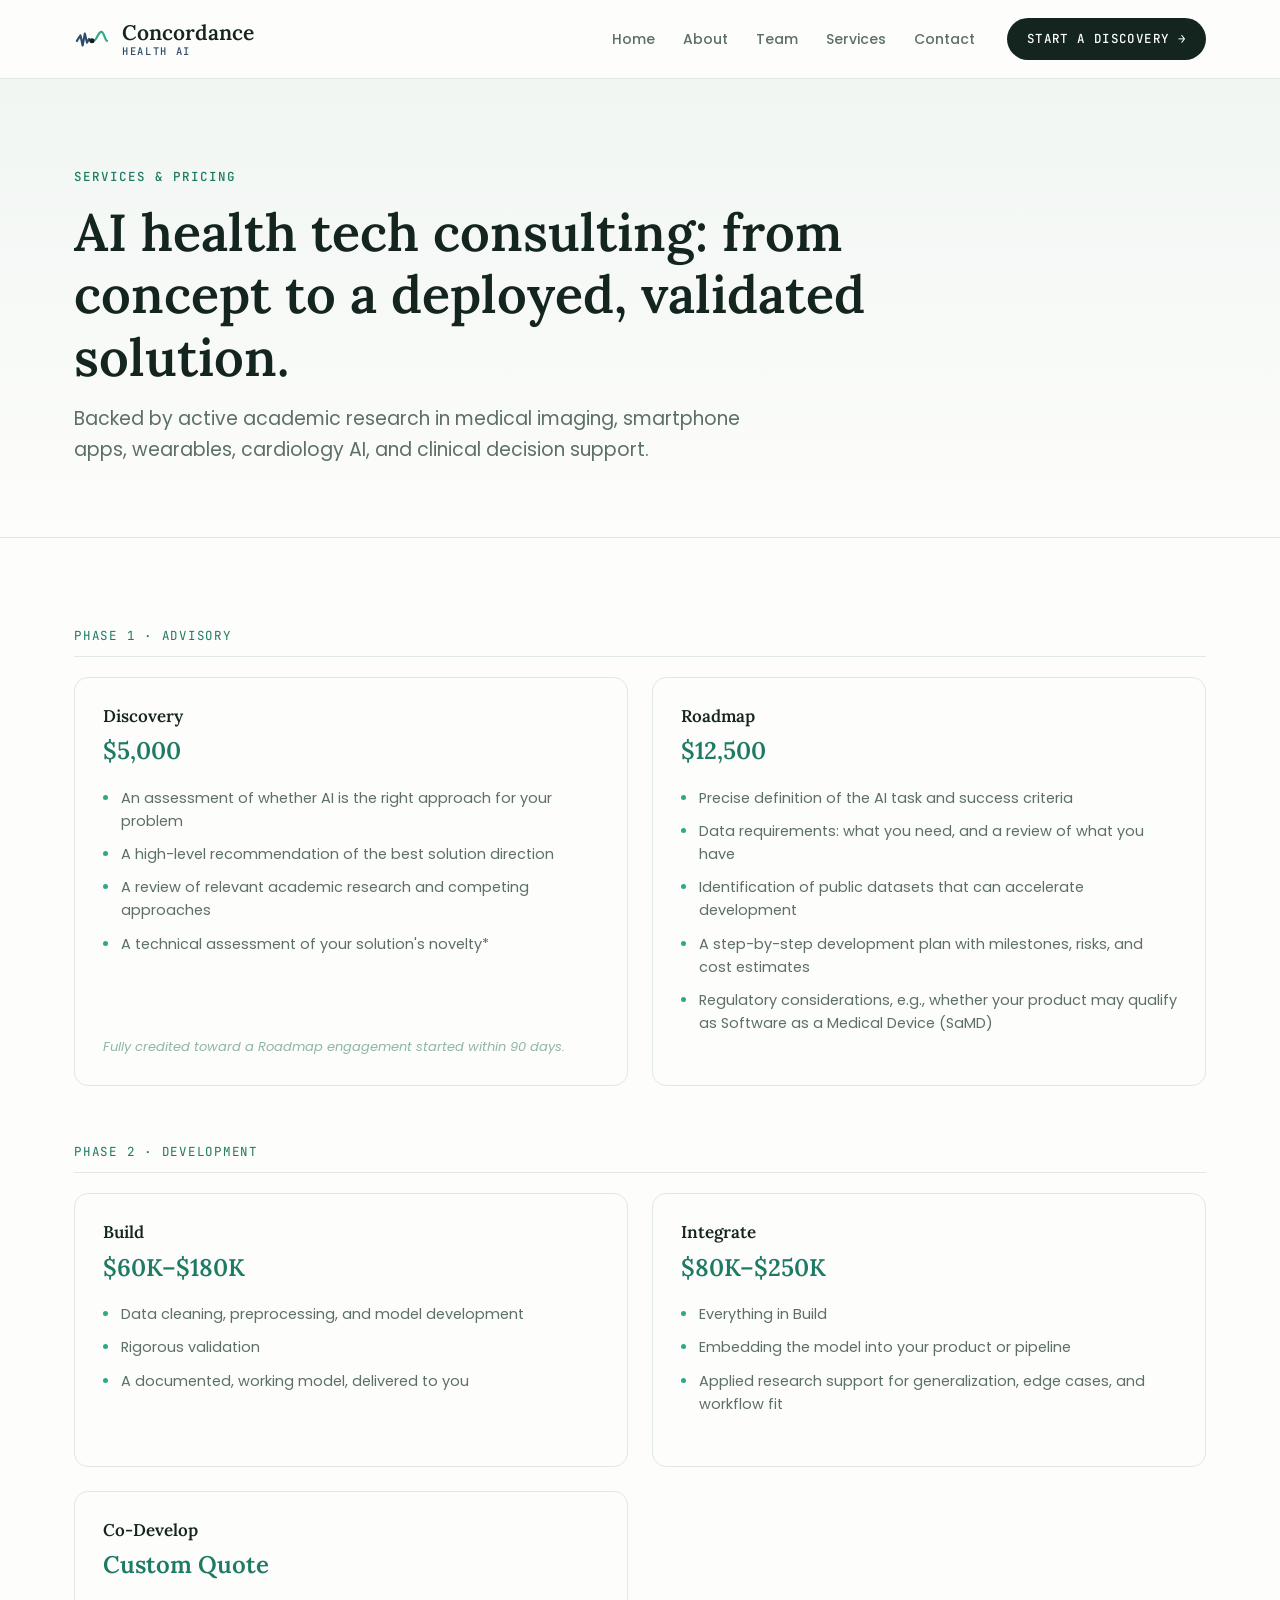
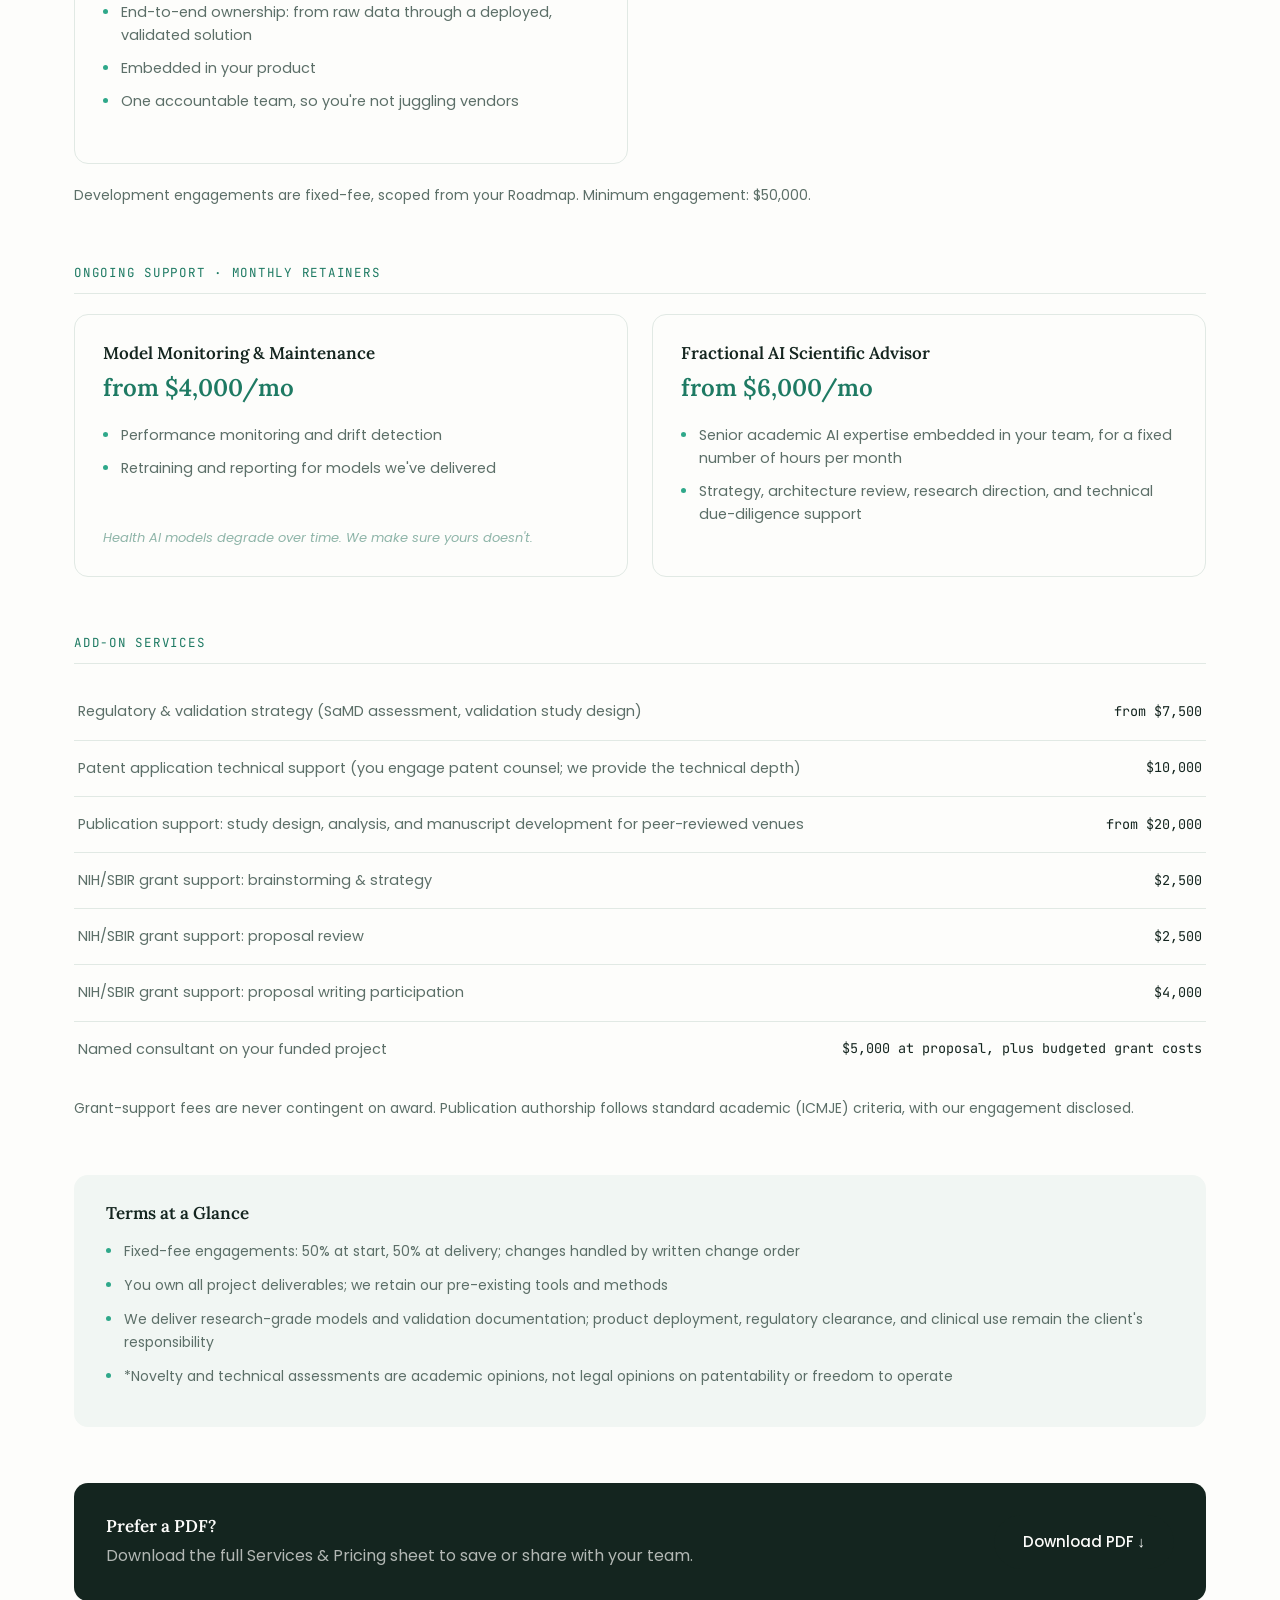
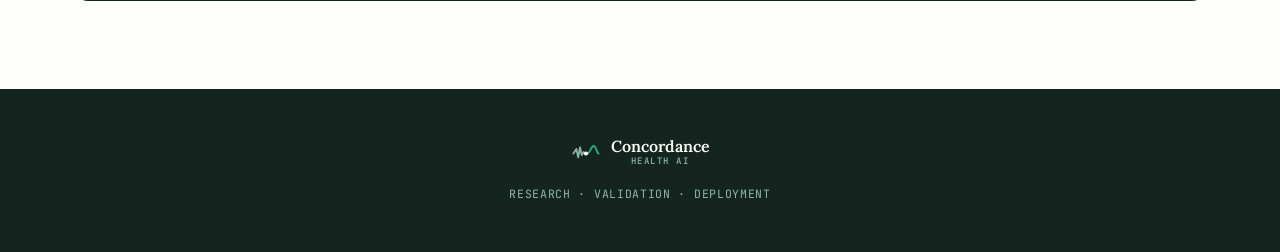
<file: pricing.html>
<!DOCTYPE html>
<html lang="en">
<head>
<meta charset="UTF-8">
<meta name="viewport" content="width=device-width, initial-scale=1.0">
<meta name="robots" content="noindex, nofollow">
<link rel="icon" type="image/svg+xml" href="Logo/mark-convergence.svg">
<title>Pricing | Concordance Health AI</title>
<meta name="description" content="Fixed-fee AI health tech consulting engagements, from a $5,000 Discovery assessment through Build, Integrate, and ongoing monthly retainers.">
<meta property="og:type" content="website">
<meta property="og:site_name" content="Concordance Health AI">
<meta property="og:title" content="Pricing | Concordance Health AI">
<meta property="og:description" content="Fixed-fee AI health tech consulting engagements, from a $5,000 Discovery assessment through Build, Integrate, and ongoing monthly retainers.">
<meta property="og:url" content="https://concordancehealthai.com/pricing.html">
<meta property="og:image" content="https://concordancehealthai.com/assets/og-image.png">
<meta name="twitter:card" content="summary_large_image">
<meta name="twitter:title" content="Pricing | Concordance Health AI">
<meta name="twitter:description" content="Fixed-fee AI health tech consulting engagements, from a $5,000 Discovery assessment through Build, Integrate, and ongoing monthly retainers.">
<meta name="twitter:image" content="https://concordancehealthai.com/assets/og-image.png">
<link rel="canonical" href="https://concordancehealthai.com/pricing.html">
<script type="application/ld+json">
{
  "@context": "https://schema.org",
  "@type": "ProfessionalService",
  "name": "Concordance Health AI",
  "url": "https://concordancehealthai.com/",
  "logo": "https://concordancehealthai.com/assets/og-image.png",
  "image": "https://concordancehealthai.com/assets/og-image.png",
  "description": "AI health tech consulting: research and development of custom health AI models and systems, from concept to a deployed, validated solution.",
  "areaServed": "Worldwide",
  "founder": {
    "@type": "Person",
    "name": "Emmanuel Agu"
  }
}
</script>
<link rel="preconnect" href="https://fonts.googleapis.com">
<link rel="preconnect" href="https://fonts.gstatic.com" crossorigin>
<link href="https://fonts.googleapis.com/css2?family=Lora:ital,wght@0,500;0,600;1,500&family=Poppins:wght@300;400;500;600;700&family=JetBrains+Mono:wght@400;500;600&display=swap" rel="stylesheet">
<link rel="stylesheet" href="style.css">
</head>
<body>

<header>
  <nav class="wrap">
    <a href="index.html" class="logo">
      <svg viewBox="0 0 100 100" width="36" height="36" aria-hidden="true">
        <path d="M8 55 L18 40 L24 68 L30 35 L36 60 L42 50 L46 55" fill="none" stroke="#2E4B6B" stroke-width="6" stroke-linecap="round" stroke-linejoin="round"/>
        <path d="M54 55 C64 55 66 30 76 30 C84 30 86 55 92 55" fill="none" stroke="#2FA88A" stroke-width="6" stroke-linecap="round" stroke-linejoin="round"/>
        <circle cx="50" cy="55" r="7" fill="#10201B"/>
      </svg>
      <span class="logo-word">
        <span class="logo-name">Concordance</span>
        <span class="logo-sub">HEALTH AI</span>
      </span>
    </a>
    <button class="nav-toggle" id="navToggle" aria-label="Toggle navigation" aria-expanded="false" aria-controls="navPanel">
      <span class="bar"></span><span class="bar"></span><span class="bar"></span>
    </button>
    <div class="nav-panel" id="navPanel">
      <div class="navlinks">
      <a href="index.html">Home</a>
      <a href="about.html">About</a>
      <a href="team.html">Team</a>
      <a href="services.html">Services</a>
      <a href="contact.html">Contact</a>
    </div>
      <a href="contact.html" class="nav-cta">START A DISCOVERY →</a>
    </div>
  </nav>
</header>

<main>

  <div class="pagehead">
    <div class="wrap">
      <div class="eyebrow">Services &amp; Pricing</div>
      <h1>AI health tech consulting: from concept to a deployed, validated solution.</h1>
      <p class="lede">Backed by active academic research in medical imaging, smartphone apps, wearables, cardiology AI, and clinical decision support.</p>
    </div>
  </div>

  <section class="pricing">
    <div class="wrap">

      <div class="phase-label" style="margin-top:0;">Phase 1 &middot; Advisory</div>
      <div class="price-grid">
        <div class="price-card">
          <h4>Discovery</h4>
          <div class="price">$5,000</div>
          <ul>
            <li>An assessment of whether AI is the right approach for your problem</li>
            <li>A high-level recommendation of the best solution direction</li>
            <li>A review of relevant academic research and competing approaches</li>
            <li>A technical assessment of your solution's novelty*</li>
          </ul>
          <div class="fine">Fully credited toward a Roadmap engagement started within 90 days.</div>
        </div>
        <div class="price-card">
          <h4>Roadmap</h4>
          <div class="price">$12,500</div>
          <ul>
            <li>Precise definition of the AI task and success criteria</li>
            <li>Data requirements: what you need, and a review of what you have</li>
            <li>Identification of public datasets that can accelerate development</li>
            <li>A step-by-step development plan with milestones, risks, and cost estimates</li>
            <li>Regulatory considerations, e.g., whether your product may qualify as Software as a Medical Device (SaMD)</li>
          </ul>
        </div>
      </div>

      <div class="phase-label">Phase 2 &middot; Development</div>
      <div class="price-grid-3">
        <div class="price-card">
          <h4>Build</h4>
          <div class="price">$60K–$180K</div>
          <ul>
            <li>Data cleaning, preprocessing, and model development</li>
            <li>Rigorous validation</li>
            <li>A documented, working model, delivered to you</li>
          </ul>
        </div>
        <div class="price-card">
          <h4>Integrate</h4>
          <div class="price">$80K–$250K</div>
          <ul>
            <li>Everything in Build</li>
            <li>Embedding the model into your product or pipeline</li>
            <li>Applied research support for generalization, edge cases, and workflow fit</li>
          </ul>
        </div>
        <div class="price-card">
          <h4>Co-Develop</h4>
          <div class="price">Custom Quote</div>
          <ul>
            <li>End-to-end ownership: from raw data through a deployed, validated solution</li>
            <li>Embedded in your product</li>
            <li>One accountable team, so you're not juggling vendors</li>
          </ul>
        </div>
      </div>
      <p class="addons-note">Development engagements are fixed-fee, scoped from your Roadmap. Minimum engagement: $50,000.</p>

      <div class="phase-label">Ongoing Support &middot; Monthly Retainers</div>
      <div class="retainer-grid">
        <div class="price-card">
          <h4>Model Monitoring &amp; Maintenance</h4>
          <div class="price">from $4,000/mo</div>
          <ul>
            <li>Performance monitoring and drift detection</li>
            <li>Retraining and reporting for models we've delivered</li>
          </ul>
          <div class="fine">Health AI models degrade over time. We make sure yours doesn't.</div>
        </div>
        <div class="price-card">
          <h4>Fractional AI Scientific Advisor</h4>
          <div class="price">from $6,000/mo</div>
          <ul>
            <li>Senior academic AI expertise embedded in your team, for a fixed number of hours per month</li>
            <li>Strategy, architecture review, research direction, and technical due-diligence support</li>
          </ul>
        </div>
      </div>

      <div class="phase-label">Add-On Services</div>
      <table class="addons">
        <tr><td>Regulatory &amp; validation strategy (SaMD assessment, validation study design)</td><td class="fee">from $7,500</td></tr>
        <tr><td>Patent application technical support (you engage patent counsel; we provide the technical depth)</td><td class="fee">$10,000</td></tr>
        <tr><td>Publication support: study design, analysis, and manuscript development for peer-reviewed venues</td><td class="fee">from $20,000</td></tr>
        <tr><td>NIH/SBIR grant support: brainstorming &amp; strategy</td><td class="fee">$2,500</td></tr>
        <tr><td>NIH/SBIR grant support: proposal review</td><td class="fee">$2,500</td></tr>
        <tr><td>NIH/SBIR grant support: proposal writing participation</td><td class="fee">$4,000</td></tr>
        <tr><td>Named consultant on your funded project</td><td class="fee">$5,000 at proposal, plus budgeted grant costs</td></tr>
      </table>
      <p class="addons-note">Grant-support fees are never contingent on award. Publication authorship follows standard academic (ICMJE) criteria, with our engagement disclosed.</p>

      <div class="terms">
        <h4>Terms at a Glance</h4>
        <ul>
          <li>Fixed-fee engagements: 50% at start, 50% at delivery; changes handled by written change order</li>
          <li>You own all project deliverables; we retain our pre-existing tools and methods</li>
          <li>We deliver research-grade models and validation documentation; product deployment, regulatory clearance, and clinical use remain the client's responsibility</li>
          <li>*Novelty and technical assessments are academic opinions, not legal opinions on patentability or freedom to operate</li>
        </ul>
      </div>

      <div class="pdf-cta">
        <div>
          <h4>Prefer a PDF?</h4>
          <p>Download the full Services &amp; Pricing sheet to save or share with your team.</p>
        </div>
        <a href="assets/Concordance-Health-AI-Services-and-Pricing.pdf" class="btn btn-primary" download>Download PDF ↓</a>
      </div>
    </div>
  </section>

</main>

<footer>
  <div class="wrap">
    <a href="index.html" class="fmark">
      <svg viewBox="0 0 100 100" width="30" height="30" aria-hidden="true">
        <path d="M8 55 L18 40 L24 68 L30 35 L36 60 L42 50 L46 55" fill="none" stroke="#8FB5A9" stroke-width="6" stroke-linecap="round" stroke-linejoin="round"/>
        <path d="M54 55 C64 55 66 30 76 30 C84 30 86 55 92 55" fill="none" stroke="#2FA88A" stroke-width="6" stroke-linecap="round" stroke-linejoin="round"/>
        <circle cx="50" cy="55" r="7" fill="#FDFDFB"/>
      </svg>
      <span class="fmark-word">
        <span class="fmark-name">Concordance</span>
        <span class="fmark-sub">HEALTH AI</span>
      </span>
    </a>
    <div class="fnote">RESEARCH &middot; VALIDATION &middot; DEPLOYMENT</div>
  </div>
</footer>

<script src="script.js" defer></script>
</body>
</html>
</file>
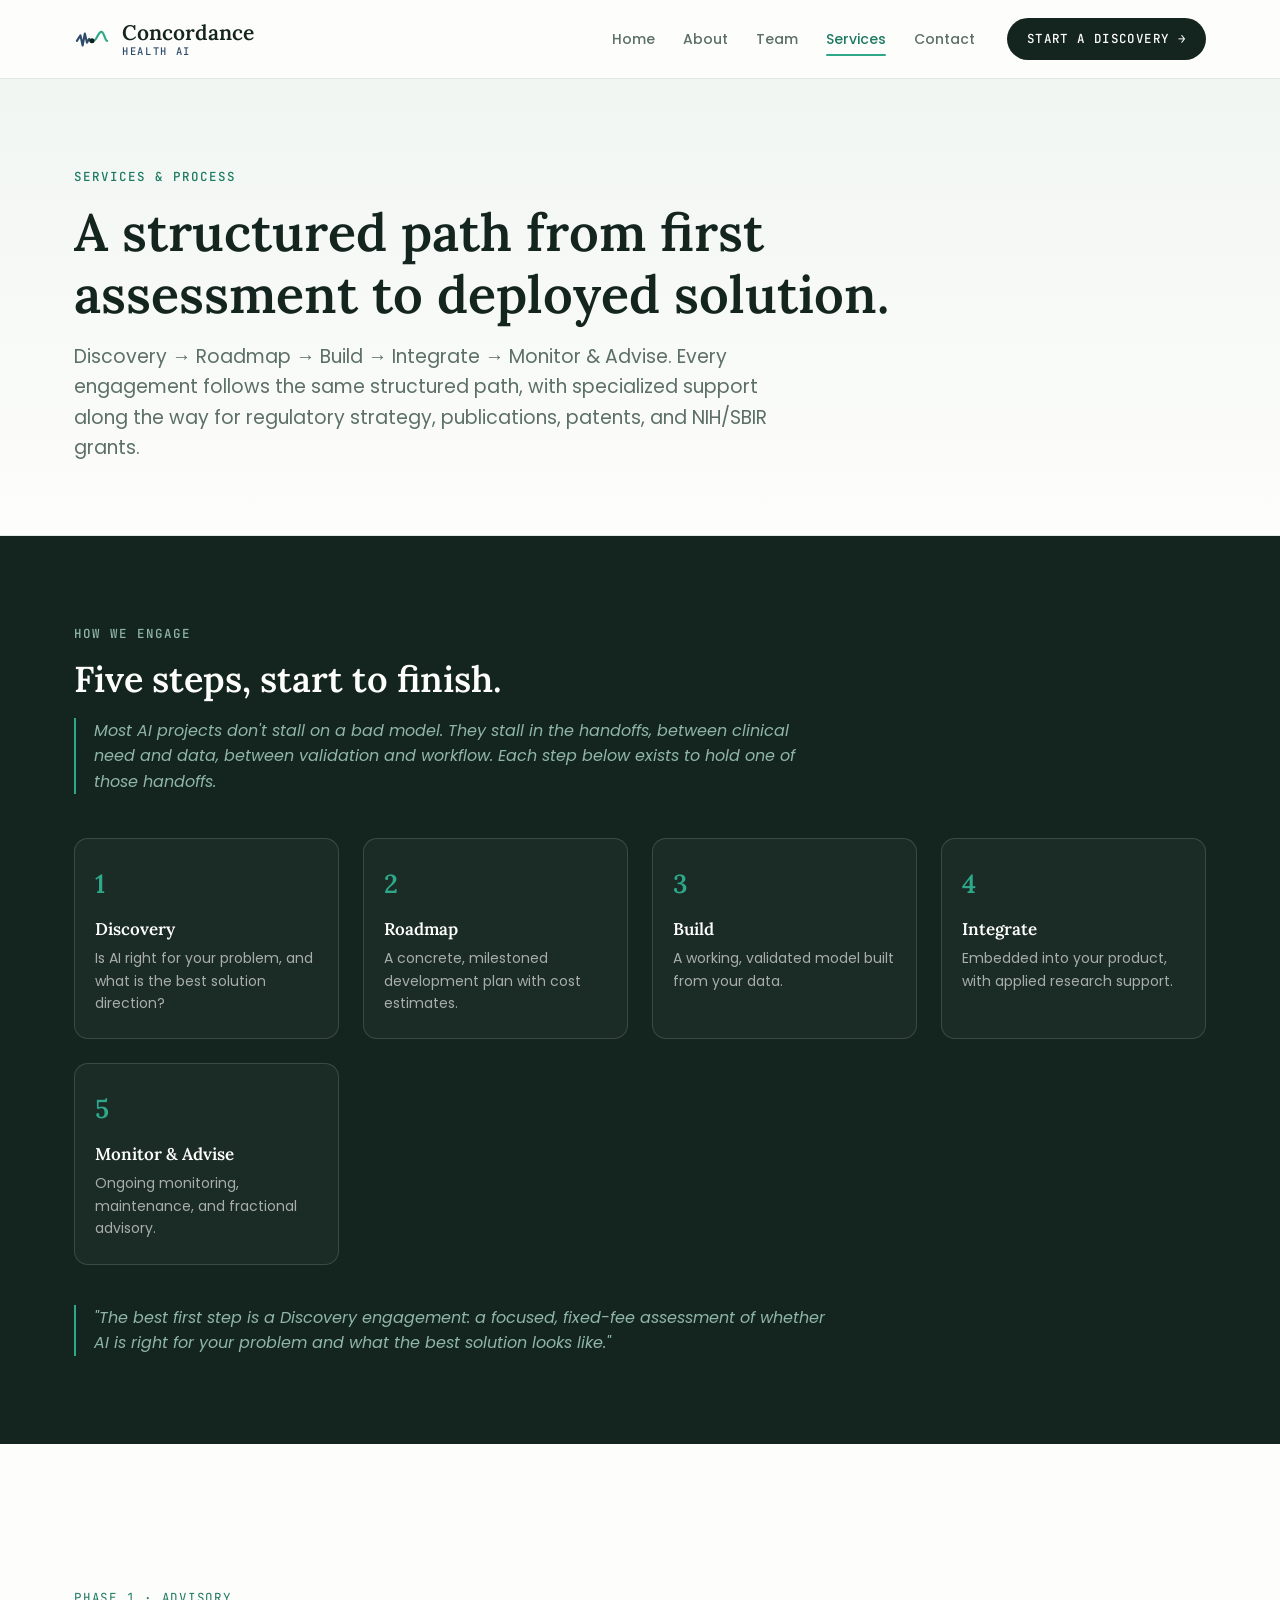
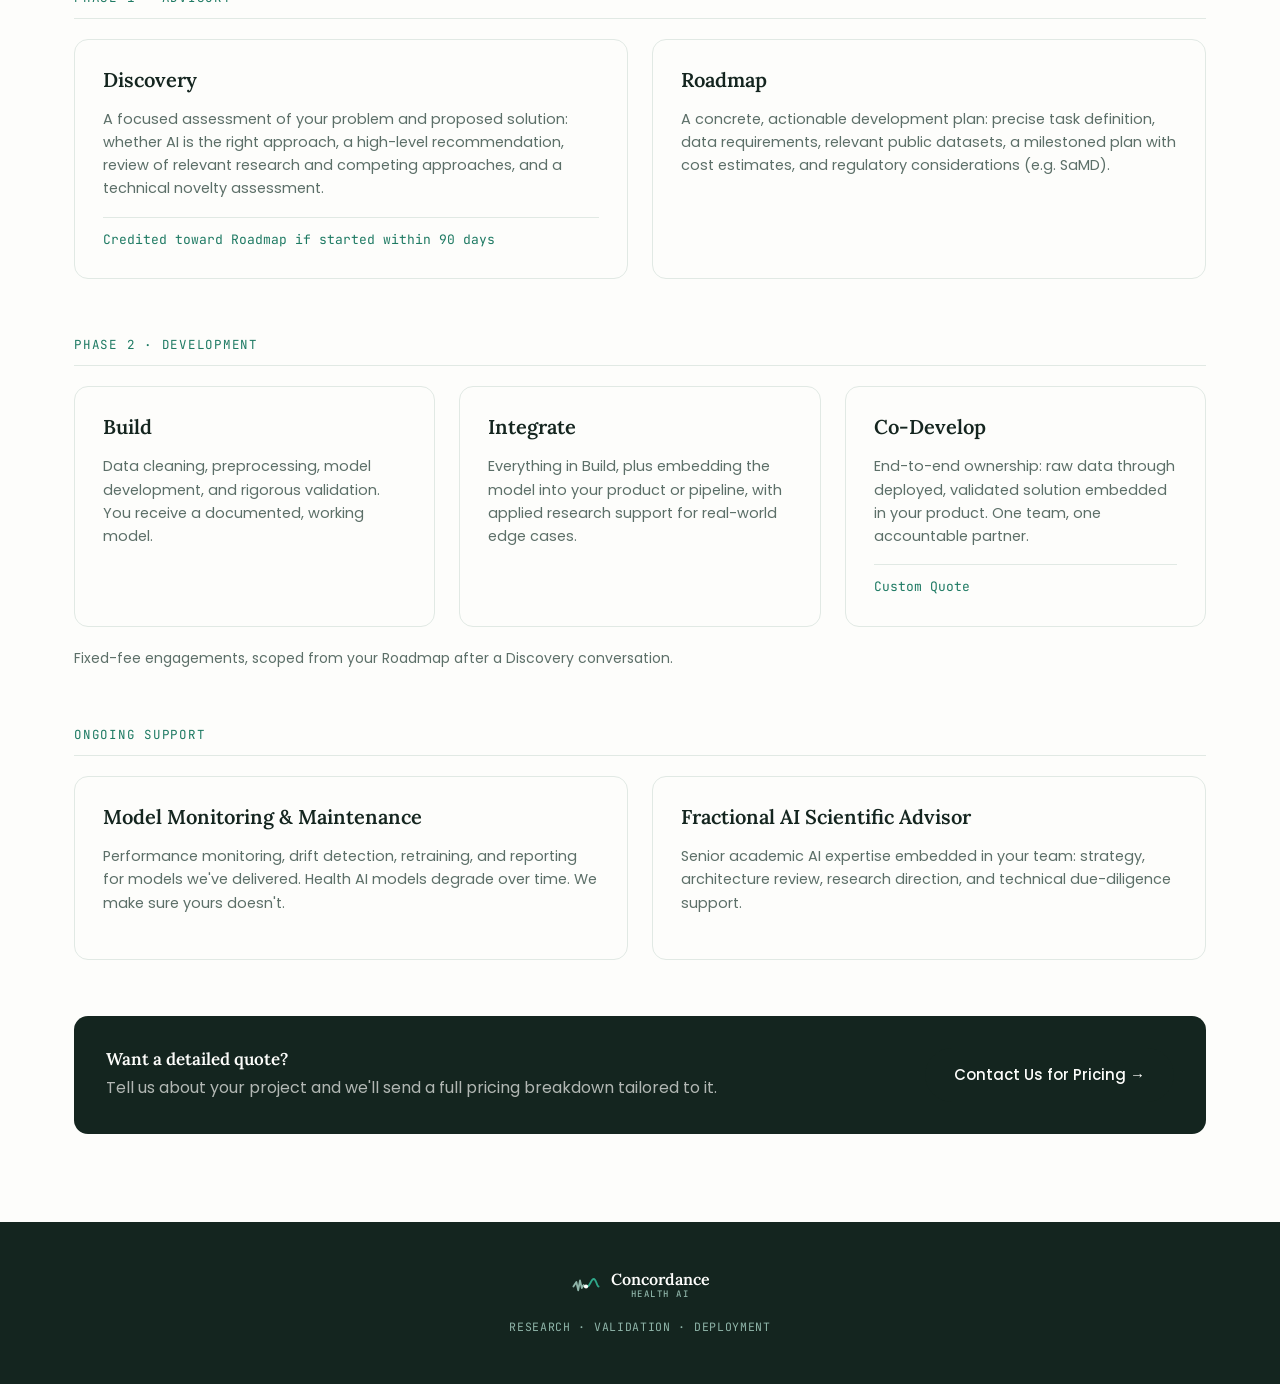
<file: services.html>
<!DOCTYPE html>
<html lang="en">
<head>
<meta charset="UTF-8">
<meta name="viewport" content="width=device-width, initial-scale=1.0">
<link rel="icon" type="image/svg+xml" href="Logo/mark-convergence.svg">
<title>Services | Concordance Health AI</title>
<meta name="description" content="A structured path from first assessment to deployed solution: Discovery, Roadmap, Build, Integrate, and ongoing monitoring and advisory retainers.">
<meta property="og:type" content="website">
<meta property="og:site_name" content="Concordance Health AI">
<meta property="og:title" content="Services | Concordance Health AI">
<meta property="og:description" content="A structured path from first assessment to deployed solution: Discovery, Roadmap, Build, Integrate, and ongoing monitoring and advisory retainers.">
<meta property="og:url" content="https://concordancehealthai.com/services.html">
<meta property="og:image" content="https://concordancehealthai.com/assets/og-image.png">
<meta name="twitter:card" content="summary_large_image">
<meta name="twitter:title" content="Services | Concordance Health AI">
<meta name="twitter:description" content="A structured path from first assessment to deployed solution: Discovery, Roadmap, Build, Integrate, and ongoing monitoring and advisory retainers.">
<meta name="twitter:image" content="https://concordancehealthai.com/assets/og-image.png">
<link rel="canonical" href="https://concordancehealthai.com/services.html">
<script type="application/ld+json">
{
  "@context": "https://schema.org",
  "@type": "ProfessionalService",
  "name": "Concordance Health AI",
  "url": "https://concordancehealthai.com/",
  "logo": "https://concordancehealthai.com/assets/og-image.png",
  "image": "https://concordancehealthai.com/assets/og-image.png",
  "description": "AI health tech consulting: research and development of custom health AI models and systems, from concept to a deployed, validated solution.",
  "areaServed": "Worldwide",
  "founder": {
    "@type": "Person",
    "name": "Emmanuel Agu"
  }
}
</script>
<link rel="preconnect" href="https://fonts.googleapis.com">
<link rel="preconnect" href="https://fonts.gstatic.com" crossorigin>
<link href="https://fonts.googleapis.com/css2?family=Lora:ital,wght@0,500;0,600;1,500&family=Poppins:wght@300;400;500;600;700&family=JetBrains+Mono:wght@400;500;600&display=swap" rel="stylesheet">
<link rel="stylesheet" href="style.css">
</head>
<body>

<header>
  <nav class="wrap">
    <a href="index.html" class="logo">
      <svg viewBox="0 0 100 100" width="36" height="36" aria-hidden="true">
        <path d="M8 55 L18 40 L24 68 L30 35 L36 60 L42 50 L46 55" fill="none" stroke="#2E4B6B" stroke-width="6" stroke-linecap="round" stroke-linejoin="round"/>
        <path d="M54 55 C64 55 66 30 76 30 C84 30 86 55 92 55" fill="none" stroke="#2FA88A" stroke-width="6" stroke-linecap="round" stroke-linejoin="round"/>
        <circle cx="50" cy="55" r="7" fill="#10201B"/>
      </svg>
      <span class="logo-word">
        <span class="logo-name">Concordance</span>
        <span class="logo-sub">HEALTH AI</span>
      </span>
    </a>
    <button class="nav-toggle" id="navToggle" aria-label="Toggle navigation" aria-expanded="false" aria-controls="navPanel">
      <span class="bar"></span><span class="bar"></span><span class="bar"></span>
    </button>
    <div class="nav-panel" id="navPanel">
      <div class="navlinks">
      <a href="index.html">Home</a>
      <a href="about.html">About</a>
      <a href="team.html">Team</a>
      <a href="services.html" class="active">Services</a>
      <a href="contact.html">Contact</a>
    </div>
      <a href="contact.html" class="nav-cta">START A DISCOVERY →</a>
    </div>
  </nav>
</header>

<main>

  <div class="pagehead">
    <div class="wrap">
      <div class="eyebrow">Services &amp; Process</div>
      <h1>A structured path from first assessment to deployed solution.</h1>
      <p class="lede">Discovery → Roadmap → Build → Integrate → Monitor &amp; Advise. Every engagement follows the same structured path, with specialized support along the way for regulatory strategy, publications, patents, and NIH/SBIR grants.</p>
    </div>
  </div>

  <!-- ================= FULL PROCESS ================= -->
  <section class="engage">
    <div class="wrap">
      <div class="eyebrow" style="color:#8FB5A9;">How We Engage</div>
      <h2>Five steps, start to finish.</h2>
      <div class="engage-note" style="margin-top:0; margin-bottom:32px;">Most AI projects don't stall on a bad model. They stall in the handoffs, between clinical need and data, between validation and workflow. Each step below exists to hold one of those handoffs.</div>
      <div class="steps">
        <div class="step"><div class="num">1</div><h4>Discovery</h4><p>Is AI right for your problem, and what is the best solution direction?</p></div>
        <div class="step"><div class="num">2</div><h4>Roadmap</h4><p>A concrete, milestoned development plan with cost estimates.</p></div>
        <div class="step"><div class="num">3</div><h4>Build</h4><p>A working, validated model built from your data.</p></div>
        <div class="step"><div class="num">4</div><h4>Integrate</h4><p>Embedded into your product, with applied research support.</p></div>
        <div class="step"><div class="num">5</div><h4>Monitor &amp; Advise</h4><p>Ongoing monitoring, maintenance, and fractional advisory.</p></div>
      </div>
      <div class="engage-note">"The best first step is a Discovery engagement: a focused, fixed-fee assessment of whether AI is right for your problem and what the best solution looks like."</div>
    </div>
  </section>

  <!-- ================= PHASE 1 ================= -->
  <section class="pricing">
    <div class="wrap">
      <div class="phase-label">Phase 1 &middot; Advisory</div>
      <div class="svc-phase-grid">
        <div class="svc-card">
          <h3>Discovery</h3>
          <p>A focused assessment of your problem and proposed solution: whether AI is the right approach, a high-level recommendation, review of relevant research and competing approaches, and a technical novelty assessment.</p>
          <span class="range">Credited toward Roadmap if started within 90 days</span>
        </div>
        <div class="svc-card">
          <h3>Roadmap</h3>
          <p>A concrete, actionable development plan: precise task definition, data requirements, relevant public datasets, a milestoned plan with cost estimates, and regulatory considerations (e.g. SaMD).</p>
        </div>
      </div>

      <div class="phase-label">Phase 2 &middot; Development</div>
      <div class="svc-phase-grid" style="grid-template-columns:repeat(3,1fr);">
        <div class="svc-card">
          <h3>Build</h3>
          <p>Data cleaning, preprocessing, model development, and rigorous validation. You receive a documented, working model.</p>
        </div>
        <div class="svc-card">
          <h3>Integrate</h3>
          <p>Everything in Build, plus embedding the model into your product or pipeline, with applied research support for real-world edge cases.</p>
        </div>
        <div class="svc-card">
          <h3>Co-Develop</h3>
          <p>End-to-end ownership: raw data through deployed, validated solution embedded in your product. One team, one accountable partner.</p>
          <span class="range">Custom Quote</span>
        </div>
      </div>
      <p class="addons-note">Fixed-fee engagements, scoped from your Roadmap after a Discovery conversation.</p>

      <div class="phase-label">Ongoing Support</div>
      <div class="svc-phase-grid">
        <div class="svc-card">
          <h3>Model Monitoring &amp; Maintenance</h3>
          <p>Performance monitoring, drift detection, retraining, and reporting for models we've delivered. Health AI models degrade over time. We make sure yours doesn't.</p>
        </div>
        <div class="svc-card">
          <h3>Fractional AI Scientific Advisor</h3>
          <p>Senior academic AI expertise embedded in your team: strategy, architecture review, research direction, and technical due-diligence support.</p>
        </div>
      </div>

      <div class="pdf-cta">
        <div>
          <h4>Want a detailed quote?</h4>
          <p>Tell us about your project and we'll send a full pricing breakdown tailored to it.</p>
        </div>
        <a href="contact.html" class="btn btn-primary">Contact Us for Pricing →</a>
      </div>
    </div>
  </section>

</main>

<footer>
  <div class="wrap">
    <a href="index.html" class="fmark">
      <svg viewBox="0 0 100 100" width="30" height="30" aria-hidden="true">
        <path d="M8 55 L18 40 L24 68 L30 35 L36 60 L42 50 L46 55" fill="none" stroke="#8FB5A9" stroke-width="6" stroke-linecap="round" stroke-linejoin="round"/>
        <path d="M54 55 C64 55 66 30 76 30 C84 30 86 55 92 55" fill="none" stroke="#2FA88A" stroke-width="6" stroke-linecap="round" stroke-linejoin="round"/>
        <circle cx="50" cy="55" r="7" fill="#FDFDFB"/>
      </svg>
      <span class="fmark-word">
        <span class="fmark-name">Concordance</span>
        <span class="fmark-sub">HEALTH AI</span>
      </span>
    </a>
    <div class="fnote">RESEARCH &middot; VALIDATION &middot; DEPLOYMENT</div>
  </div>
</footer>

<script src="script.js" defer></script>
</body>
</html>
</file>
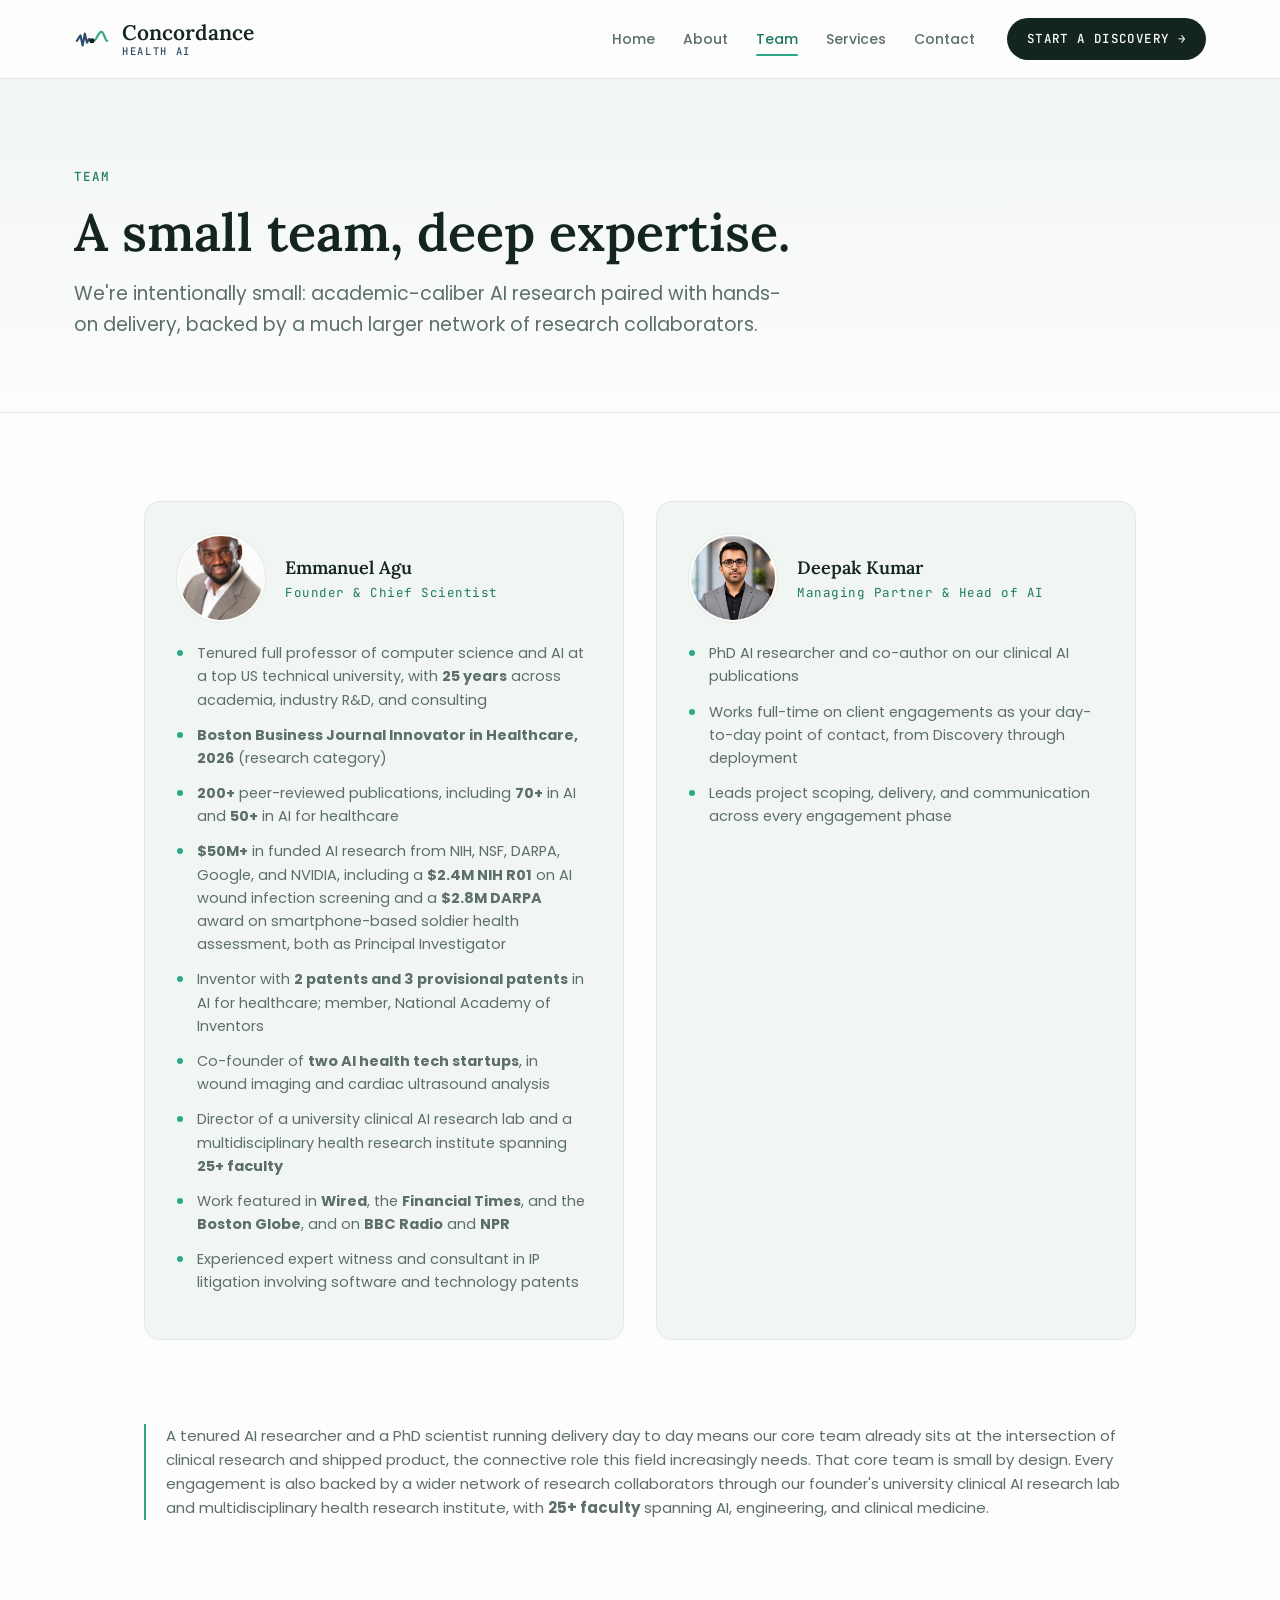
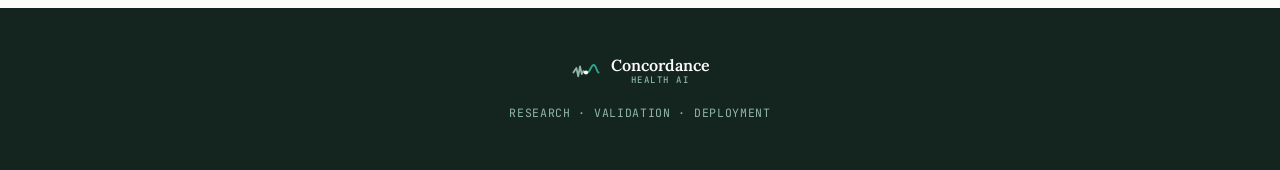
<file: team.html>
<!DOCTYPE html>
<html lang="en">
<head>
<meta charset="UTF-8">
<meta name="viewport" content="width=device-width, initial-scale=1.0">
<link rel="icon" type="image/svg+xml" href="Logo/mark-convergence.svg">
<title>Team | Concordance Health AI</title>
<meta name="description" content="Meet the team behind Concordance Health AI: Emmanuel Agu, Founder & Chief Scientist, and Deepak Kumar, Managing Partner & Head of AI.">
<meta property="og:type" content="website">
<meta property="og:site_name" content="Concordance Health AI">
<meta property="og:title" content="Team | Concordance Health AI">
<meta property="og:description" content="Meet the team behind Concordance Health AI: Emmanuel Agu, Founder & Chief Scientist, and Deepak Kumar, Managing Partner & Head of AI.">
<meta property="og:url" content="https://concordancehealthai.com/team.html">
<meta property="og:image" content="https://concordancehealthai.com/assets/og-image.png">
<meta name="twitter:card" content="summary_large_image">
<meta name="twitter:title" content="Team | Concordance Health AI">
<meta name="twitter:description" content="Meet the team behind Concordance Health AI: Emmanuel Agu, Founder & Chief Scientist, and Deepak Kumar, Managing Partner & Head of AI.">
<meta name="twitter:image" content="https://concordancehealthai.com/assets/og-image.png">
<link rel="canonical" href="https://concordancehealthai.com/team.html">
<script type="application/ld+json">
{
  "@context": "https://schema.org",
  "@type": "ProfessionalService",
  "name": "Concordance Health AI",
  "url": "https://concordancehealthai.com/",
  "logo": "https://concordancehealthai.com/assets/og-image.png",
  "image": "https://concordancehealthai.com/assets/og-image.png",
  "description": "AI health tech consulting: research and development of custom health AI models and systems, from concept to a deployed, validated solution.",
  "areaServed": "Worldwide",
  "founder": {
    "@type": "Person",
    "name": "Emmanuel Agu"
  }
}
</script>
<link rel="preconnect" href="https://fonts.googleapis.com">
<link rel="preconnect" href="https://fonts.gstatic.com" crossorigin>
<link href="https://fonts.googleapis.com/css2?family=Lora:ital,wght@0,500;0,600;1,500&family=Poppins:wght@300;400;500;600;700&family=JetBrains+Mono:wght@400;500;600&display=swap" rel="stylesheet">
<link rel="stylesheet" href="style.css">
</head>
<body>

<header>
  <nav class="wrap">
    <a href="index.html" class="logo">
      <svg viewBox="0 0 100 100" width="36" height="36" aria-hidden="true">
        <path d="M8 55 L18 40 L24 68 L30 35 L36 60 L42 50 L46 55" fill="none" stroke="#2E4B6B" stroke-width="6" stroke-linecap="round" stroke-linejoin="round"/>
        <path d="M54 55 C64 55 66 30 76 30 C84 30 86 55 92 55" fill="none" stroke="#2FA88A" stroke-width="6" stroke-linecap="round" stroke-linejoin="round"/>
        <circle cx="50" cy="55" r="7" fill="#10201B"/>
      </svg>
      <span class="logo-word">
        <span class="logo-name">Concordance</span>
        <span class="logo-sub">HEALTH AI</span>
      </span>
    </a>
    <button class="nav-toggle" id="navToggle" aria-label="Toggle navigation" aria-expanded="false" aria-controls="navPanel">
      <span class="bar"></span><span class="bar"></span><span class="bar"></span>
    </button>
    <div class="nav-panel" id="navPanel">
      <div class="navlinks">
      <a href="index.html">Home</a>
      <a href="about.html">About</a>
      <a href="team.html" class="active">Team</a>
      <a href="services.html">Services</a>
      <a href="contact.html">Contact</a>
    </div>
      <a href="contact.html" class="nav-cta">START A DISCOVERY →</a>
    </div>
  </nav>
</header>

<main>

  <div class="pagehead">
    <div class="wrap">
      <div class="eyebrow">Team</div>
      <h1>A small team, deep expertise.</h1>
      <p class="lede">We're intentionally small: academic-caliber AI research paired with hands-on delivery, backed by a much larger network of research collaborators.</p>
    </div>
  </div>

  <!-- ================= TEAM GRID ================= -->
  <section class="why">
    <div class="wrap" style="grid-template-columns:1fr; max-width:1040px;">
      <div class="team-grid">

        <div class="team-card">
          <div class="team-header">
            <img class="team-photo" src="Team_pics/emmanuel_2021_r400.jpg" alt="Emmanuel Agu">
            <div>
              <div class="team-name">Emmanuel Agu</div>
              <div class="team-role">Founder &amp; Chief Scientist</div>
            </div>
          </div>
          <ul class="cv-list">
            <li>Tenured full professor of computer science and AI at a top US technical university, with <b>25 years</b> across academia, industry R&amp;D, and consulting</li>
            <li><b>Boston Business Journal Innovator in Healthcare, 2026</b> (research category)</li>
            <li><b>200+</b> peer-reviewed publications, including <b>70+</b> in AI and <b>50+</b> in AI for healthcare</li>
            <li><b>$50M+</b> in funded AI research from NIH, NSF, DARPA, Google, and NVIDIA, including a <b>$2.4M NIH R01</b> on AI wound infection screening and a <b>$2.8M DARPA</b> award on smartphone-based soldier health assessment, both as Principal Investigator</li>
            <li>Inventor with <b>2 patents and 3 provisional patents</b> in AI for healthcare; member, National Academy of Inventors</li>
            <li>Co-founder of <b>two AI health tech startups</b>, in wound imaging and cardiac ultrasound analysis</li>
            <li>Director of a university clinical AI research lab and a multidisciplinary health research institute spanning <b>25+ faculty</b></li>
            <li>Work featured in <b>Wired</b>, the <b>Financial Times</b>, and the <b>Boston Globe</b>, and on <b>BBC Radio</b> and <b>NPR</b></li>
            <li>Experienced expert witness and consultant in IP litigation involving software and technology patents</li>
          </ul>
        </div>

        <div class="team-card">
          <div class="team-header">
            <img class="team-photo" src="Team_pics/Deepak_dp.jpg" alt="Deepak Kumar">
            <div>
              <div class="team-name">Deepak Kumar</div>
              <div class="team-role">Managing Partner &amp; Head of AI</div>
            </div>
          </div>
          <ul class="cv-list">
            <li>PhD AI researcher and co-author on our clinical AI publications</li>
            <li>Works full-time on client engagements as your day-to-day point of contact, from Discovery through deployment</li>
            <li>Leads project scoping, delivery, and communication across every engagement phase</li>
          </ul>
        </div>

      </div>

      <div class="team-note">
        A tenured AI researcher and a PhD scientist running delivery day to day means our core team already sits at the intersection of clinical research and shipped product, the connective role this field increasingly needs. That core team is small by design. Every engagement is also backed by a wider network of research collaborators through our founder's university clinical AI research lab and multidisciplinary health research institute, with <b>25+ faculty</b> spanning AI, engineering, and clinical medicine.
      </div>
    </div>
  </section>

</main>

<footer>
  <div class="wrap">
    <a href="index.html" class="fmark">
      <svg viewBox="0 0 100 100" width="30" height="30" aria-hidden="true">
        <path d="M8 55 L18 40 L24 68 L30 35 L36 60 L42 50 L46 55" fill="none" stroke="#8FB5A9" stroke-width="6" stroke-linecap="round" stroke-linejoin="round"/>
        <path d="M54 55 C64 55 66 30 76 30 C84 30 86 55 92 55" fill="none" stroke="#2FA88A" stroke-width="6" stroke-linecap="round" stroke-linejoin="round"/>
        <circle cx="50" cy="55" r="7" fill="#FDFDFB"/>
      </svg>
      <span class="fmark-word">
        <span class="fmark-name">Concordance</span>
        <span class="fmark-sub">HEALTH AI</span>
      </span>
    </a>
    <div class="fnote">RESEARCH &middot; VALIDATION &middot; DEPLOYMENT</div>
  </div>
</footer>

<script src="script.js" defer></script>
</body>
</html>
</file>
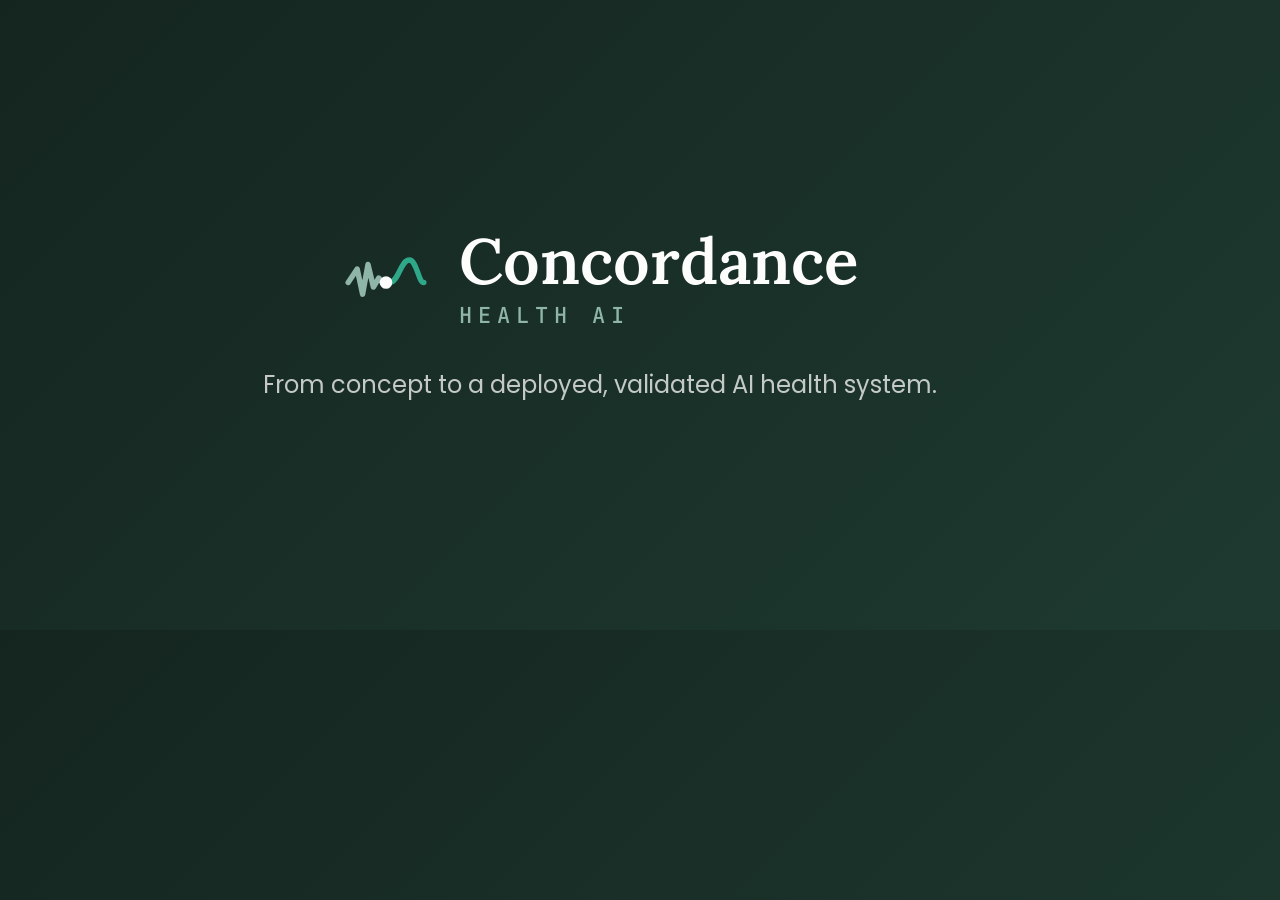
<file: assets/og-image-source.html>
<!doctype html>
<html>
<head>
<meta charset="utf-8">
<style>
@import url('https://fonts.googleapis.com/css2?family=Lora:wght@600&family=Poppins:wght@400;500&family=JetBrains+Mono:wght@500&display=swap');

* { margin: 0; padding: 0; box-sizing: border-box; }

body {
  width: 1200px;
  height: 630px;
  background: linear-gradient(135deg, #14251F 0%, #1E3A30 100%);
  display: flex;
  flex-direction: column;
  align-items: center;
  justify-content: center;
  font-family: 'Poppins', sans-serif;
}

.mark {
  display: flex;
  align-items: center;
  gap: 28px;
  margin-bottom: 40px;
}

.wordmark {
  display: flex;
  flex-direction: column;
  line-height: 1;
}

.name {
  font-family: 'Lora', serif;
  font-weight: 600;
  font-size: 64px;
  color: #FDFDFB;
}

.sub {
  font-family: 'JetBrains Mono', monospace;
  font-weight: 500;
  font-size: 22px;
  letter-spacing: 6px;
  color: #8FB5A9;
  margin-top: 12px;
}

.tagline {
  font-size: 24px;
  color: rgba(253, 253, 251, 0.75);
  max-width: 820px;
  text-align: center;
}
</style>
</head>
<body>
  <div class="mark">
    <svg viewBox="0 0 100 100" width="90" height="90">
      <path d="M8 55 L18 40 L24 68 L30 35 L36 60 L42 50 L46 55" fill="none" stroke="#8FB5A9" stroke-width="6" stroke-linecap="round" stroke-linejoin="round"/>
      <path d="M54 55 C64 55 66 30 76 30 C84 30 86 55 92 55" fill="none" stroke="#2FA88A" stroke-width="6" stroke-linecap="round" stroke-linejoin="round"/>
      <circle cx="50" cy="55" r="7" fill="#FDFDFB"/>
    </svg>
    <div class="wordmark">
      <div class="name">Concordance</div>
      <div class="sub">HEALTH AI</div>
    </div>
  </div>
  <div class="tagline">From concept to a deployed, validated AI health system.</div>
</body>
</html>
</file>
<file: style.css>
/* ============================================================
   Concordance Health AI — base stylesheet
   ============================================================ */

:root {
  --ink: #14251F;
  --ink-soft: #24382F;
  --signal: #2FA88A;
  --signal-dark: #1E7A63;
  --sage: #8FB5A9;
  --paper: #FDFDFB;
  --paper-dim: #F1F6F3;
  --line: #E1E9E4;
  --text: #1B2B26;
  --muted: #5C6F68;

  --font-serif: 'Lora', Georgia, serif;
  --font-sans: 'Poppins', 'Segoe UI', Arial, sans-serif;
  --font-mono: 'JetBrains Mono', 'Courier New', monospace;
}

* { box-sizing: border-box; }

html { scroll-behavior: smooth; }

body {
  margin: 0;
  font-family: var(--font-sans);
  color: var(--text);
  background: var(--paper);
  line-height: 1.6;
  -webkit-font-smoothing: antialiased;
}

img { max-width: 100%; display: block; }

a { color: inherit; text-decoration: none; }

ul { list-style: none; margin: 0; padding: 0; }

h1, h2, h3, h4 {
  font-family: var(--font-serif);
  font-weight: 600;
  line-height: 1.2;
  margin: 0 0 16px;
  color: var(--ink);
}

h1 { font-size: clamp(32px, 4.4vw, 52px); }
h1 em { font-style: italic; color: var(--signal-dark); }
h2 { font-size: clamp(26px, 3vw, 36px); }
h3 { font-size: 20px; }
h4 { font-size: 17px; }

p { margin: 0 0 16px; color: var(--muted); }

.wrap {
  max-width: 1180px;
  margin: 0 auto;
  padding: 0 24px;
}

/* ============================= HEADER / NAV ============================= */

header {
  position: sticky;
  top: 0;
  z-index: 50;
  background: rgba(253, 253, 251, 0.92);
  backdrop-filter: blur(8px);
  border-bottom: 1px solid var(--line);
}

nav.wrap {
  position: relative;
  display: flex;
  align-items: center;
  justify-content: space-between;
  padding-top: 18px;
  padding-bottom: 18px;
  gap: 24px;
}

.logo {
  display: flex;
  align-items: center;
  gap: 12px;
  white-space: nowrap;
}

.logo svg { width: 36px; height: 36px; flex-shrink: 0; }

.logo-word {
  display: flex;
  flex-direction: column;
  line-height: 1;
}

.logo-name {
  font-family: var(--font-serif);
  font-weight: 600;
  font-size: 21px;
  color: var(--ink);
}

.logo-sub {
  font-family: var(--font-mono);
  font-weight: 500;
  font-size: 10.5px;
  letter-spacing: 0.16em;
  color: #2E4B6B;
  margin-top: 3px;
}

.navlinks {
  display: flex;
  align-items: center;
  gap: 28px;
  flex-wrap: wrap;
}

.navlinks a {
  font-size: 14px;
  font-weight: 500;
  color: var(--muted);
  position: relative;
  padding: 4px 0;
  transition: color 0.15s ease;
}

.navlinks a:hover { color: var(--ink); }

.navlinks a.active {
  color: var(--signal-dark);
}

.navlinks a.active::after {
  content: "";
  position: absolute;
  left: 0; right: 0; bottom: -2px;
  height: 2px;
  background: var(--signal);
  border-radius: 2px;
}

.nav-cta {
  font-family: var(--font-mono);
  font-size: 12.5px;
  font-weight: 500;
  letter-spacing: 0.03em;
  white-space: nowrap;
  background: var(--ink);
  color: var(--paper);
  padding: 11px 20px;
  border-radius: 999px;
  transition: background 0.15s ease, transform 0.15s ease;
}

.nav-cta:hover { background: var(--signal-dark); transform: translateY(-1px); }

.nav-panel {
  display: flex;
  align-items: center;
  gap: 32px;
}

.nav-toggle {
  display: none;
  flex-direction: column;
  justify-content: center;
  gap: 5px;
  width: 34px;
  height: 34px;
  padding: 0;
  background: none;
  border: none;
  cursor: pointer;
  flex-shrink: 0;
}

.nav-toggle .bar {
  display: block;
  width: 100%;
  height: 2px;
  background: var(--ink);
  border-radius: 2px;
  transition: transform 0.2s ease, opacity 0.2s ease;
}

.nav-toggle[aria-expanded="true"] .bar:nth-child(1) { transform: translateY(7px) rotate(45deg); }
.nav-toggle[aria-expanded="true"] .bar:nth-child(2) { opacity: 0; }
.nav-toggle[aria-expanded="true"] .bar:nth-child(3) { transform: translateY(-7px) rotate(-45deg); }

/* ============================= SHARED TEXT ELEMENTS ============================= */

.eyebrow {
  font-family: var(--font-mono);
  font-size: 12.5px;
  font-weight: 500;
  letter-spacing: 0.08em;
  text-transform: uppercase;
  color: var(--signal-dark);
  margin-bottom: 14px;
}

.lede {
  font-size: 19px;
  max-width: 720px;
  color: var(--muted);
}

.big {
  font-size: 18px;
  max-width: 700px;
  color: var(--text);
}

.cta-row {
  display: flex;
  align-items: center;
  gap: 16px;
  flex-wrap: wrap;
  margin-top: 28px;
}

.btn {
  display: inline-block;
  font-family: var(--font-sans);
  font-size: 15px;
  font-weight: 500;
  padding: 14px 28px;
  border-radius: 999px;
  border: 1px solid transparent;
  transition: transform 0.15s ease, background 0.15s ease, border-color 0.15s ease, color 0.15s ease;
  cursor: pointer;
}

.btn:hover { transform: translateY(-2px); }

.btn-primary {
  background: var(--ink);
  color: var(--paper);
}

.btn-primary:hover { background: var(--signal-dark); }

.btn-ghost {
  background: transparent;
  color: var(--ink);
  border-color: var(--line);
}

.btn-ghost:hover { border-color: var(--signal); color: var(--signal-dark); }

/* ============================= PAGEHEAD (interior pages) ============================= */

.pagehead {
  padding: 88px 0 56px;
  background: linear-gradient(180deg, var(--paper-dim), var(--paper));
  border-bottom: 1px solid var(--line);
}

.pagehead h1 { max-width: 820px; }

/* ============================= HERO (home) ============================= */

.hero {
  padding: 96px 0 32px;
  background: linear-gradient(180deg, var(--paper-dim), var(--paper));
}

.hero h1 { max-width: 780px; }

.hero-wave {
  padding-top: 24px;
  padding-bottom: 8px;
}

.waveline { width: 100%; height: 34px; display: block; }

/* ============================= CREDIBILITY STRIP ============================= */

.capabilities {
  background: var(--ink);
  color: rgba(253, 253, 251, 0.82);
  padding: 76px 0;
}

.capabilities h2 {
  color: var(--paper);
  max-width: 640px;
}

.capability-grid {
  display: grid;
  grid-template-columns: 1fr 1fr;
  gap: 14px 40px;
  margin-top: 32px;
  list-style: none;
}

.capability-grid li {
  position: relative;
  padding-left: 20px;
  font-size: 14.5px;
  line-height: 1.55;
  color: rgba(253, 253, 251, 0.78);
}

.capability-grid li b {
  color: var(--paper);
}

.capability-grid li::before {
  content: "";
  position: absolute;
  left: 0; top: 8px;
  width: 6px; height: 6px;
  border-radius: 50%;
  background: var(--signal);
}

/* ============================= WHY / LEADERSHIP ============================= */

.why {
  padding: 88px 0;
}

.why .wrap {
  display: grid;
  grid-template-columns: 1fr 1fr;
  gap: 48px;
  align-items: start;
}

.why-dark {
  background: var(--ink);
}

.why-dark .eyebrow { color: #8FB5A9; }
.why-dark h2 { color: var(--paper); }
.why-dark .big { color: rgba(253, 253, 251, 0.78); }

.why-dark .btn-ghost {
  color: var(--paper);
  border-color: rgba(253, 253, 251, 0.3);
}

.why-dark .btn-ghost:hover {
  border-color: var(--signal);
  color: var(--paper);
}

/* ============================= BREADTH TABLE ============================= */

.breadth { padding: 88px 0; }

table.domains {
  width: 100%;
  border-collapse: collapse;
  margin-top: 36px;
  background: var(--paper);
  border: 1px solid var(--line);
  border-radius: 12px;
  overflow: hidden;
}

table.domains th {
  text-align: left;
  font-family: var(--font-mono);
  font-size: 12px;
  letter-spacing: 0.06em;
  text-transform: uppercase;
  color: var(--muted);
  background: var(--paper-dim);
  padding: 14px 20px;
  border-bottom: 1px solid var(--line);
}

table.domains td {
  padding: 18px 20px;
  border-bottom: 1px solid var(--line);
  color: var(--muted);
  font-size: 15px;
  vertical-align: top;
}

table.domains tr:last-child td { border-bottom: none; }

td.domain {
  font-family: var(--font-serif);
  font-weight: 600;
  color: var(--ink);
  white-space: nowrap;
  width: 26%;
}

.breadth-footnote {
  margin-top: 28px;
  font-style: italic;
  color: var(--signal-dark);
  font-size: 15px;
}

/* ============================= PRESS ============================= */

.press {
  padding: 44px 0;
  border-top: 1px solid var(--line);
  border-bottom: 1px solid var(--line);
  background: var(--paper-dim);
}

.press .wrap {
  display: flex;
  align-items: center;
  gap: 28px;
  flex-wrap: wrap;
  justify-content: space-between;
}

.press .label {
  font-family: var(--font-mono);
  font-size: 12px;
  letter-spacing: 0.08em;
  text-transform: uppercase;
  color: var(--muted);
  white-space: nowrap;
}

.press .names {
  display: flex;
  gap: 32px;
  flex-wrap: wrap;
}

.press .names span {
  font-family: var(--font-serif);
  font-weight: 600;
  font-size: 17px;
  color: var(--ink-soft);
  opacity: 0.75;
}

/* ============================= RESULTS ============================= */

.results { padding: 88px 0; }

.results .wrap { padding-bottom: 40px; }

.result-grid {
  max-width: 1180px;
  margin: 0 auto;
  padding: 0 24px;
  display: grid;
  grid-template-columns: repeat(3, 1fr);
  gap: 24px;
}

.result-card {
  background: var(--paper-dim);
  border: 1px solid var(--line);
  border-radius: 14px;
  padding: 28px;
}

.result-card .tag {
  display: inline-block;
  font-family: var(--font-mono);
  font-size: 11.5px;
  letter-spacing: 0.06em;
  text-transform: uppercase;
  color: var(--signal-dark);
  background: rgba(47, 168, 138, 0.12);
  padding: 5px 12px;
  border-radius: 999px;
  margin-bottom: 14px;
}

.result-card h3 { font-size: 19px; margin-bottom: 10px; }
.result-card p { font-size: 14.5px; margin-bottom: 0; }

/* ============================= ENGAGE / PROCESS ============================= */

.engage {
  padding: 88px 0;
  background: var(--ink);
  color: rgba(253, 253, 251, 0.78);
}

.engage h2 { color: var(--paper); max-width: 640px; }

.steps {
  display: grid;
  grid-template-columns: repeat(4, 1fr);
  gap: 24px;
  margin-top: 44px;
}

.step {
  border: 1px solid rgba(253, 253, 251, 0.14);
  border-radius: 14px;
  padding: 24px 20px;
  background: rgba(253, 253, 251, 0.03);
}

.step .num {
  font-family: var(--font-serif);
  font-size: 26px;
  font-weight: 600;
  color: var(--signal);
  margin-bottom: 14px;
}

.step h4 { color: var(--paper); margin-bottom: 8px; }
.step p { font-size: 14px; color: rgba(253, 253, 251, 0.62); margin-bottom: 0; }

.engage-note {
  margin-top: 40px;
  font-style: italic;
  font-size: 16px;
  color: var(--sage);
  max-width: 760px;
  border-left: 2px solid var(--signal);
  padding-left: 18px;
}

/* ============================= CONTACT HERO (CTA banner) ============================= */

.contact-hero {
  background: var(--ink);
  color: var(--paper);
  padding: 88px 0;
  text-align: center;
}

.contact-hero .wrap { max-width: 760px; }

.contact-hero h1 { color: var(--paper); margin: 0 auto 16px; }

.contact-hero p {
  color: rgba(253, 253, 251, 0.72);
  font-size: 17px;
  max-width: 620px;
  margin: 0 auto;
}

/* ============================= CONTACT PAGE BODY ============================= */

.contact-body .wrap {
  display: grid;
  grid-template-columns: 1.4fr 1fr;
  gap: 64px;
}

.contact-form {
  display: flex;
  flex-direction: column;
  gap: 6px;
}

.contact-form label {
  font-size: 13.5px;
  font-weight: 500;
  color: var(--ink);
  margin-top: 16px;
}

.contact-form label:first-child { margin-top: 0; }

.contact-form input,
.contact-form textarea {
  font-family: var(--font-sans);
  font-size: 15px;
  padding: 12px 14px;
  border: 1px solid var(--line);
  border-radius: 8px;
  background: var(--paper-dim);
  color: var(--text);
  outline: none;
  transition: border-color 0.15s ease;
}

.contact-form input:focus,
.contact-form textarea:focus { border-color: var(--signal); }

.contact-form textarea { min-height: 140px; resize: vertical; }

.contact-form button { margin-top: 24px; align-self: flex-start; }

.field-hint {
  font-weight: 400;
  color: var(--muted);
  font-size: 12px;
  text-transform: none;
}

.radio-group {
  display: flex;
  flex-direction: column;
  gap: 8px;
}

.contact-form .radio-group label.radio-option {
  display: flex;
  align-items: flex-start;
  gap: 10px;
  margin-top: 0;
  padding: 11px 14px;
  border: 1px solid var(--line);
  border-radius: 8px;
  background: var(--paper-dim);
  font-size: 14px;
  font-weight: 400;
  color: var(--text);
  cursor: pointer;
  transition: border-color 0.15s ease;
}

.contact-form .radio-group label.radio-option:has(input:checked) {
  border-color: var(--signal);
}

.radio-option input[type="radio"] {
  margin-top: 3px;
  accent-color: var(--signal-dark);
  flex-shrink: 0;
}

.contact-side {
  background: var(--paper-dim);
  border: 1px solid var(--line);
  border-radius: 14px;
  padding: 32px;
  height: fit-content;
}

.contact-side .role {
  font-family: var(--font-mono);
  font-size: 12px;
  letter-spacing: 0.06em;
  text-transform: uppercase;
  color: var(--signal-dark);
  margin-bottom: 10px;
}

.contact-side .email {
  display: inline-block;
  margin-top: 4px;
  font-weight: 500;
  color: var(--signal-dark);
  border-bottom: 1px solid var(--signal);
}

.cv-divider {
  height: 1px;
  background: var(--line);
}

.cv-list li {
  position: relative;
  padding-left: 20px;
  margin-bottom: 12px;
  font-size: 14.5px;
  color: var(--muted);
}

.cv-list li::before {
  content: "";
  position: absolute;
  left: 0; top: 8px;
  width: 6px; height: 6px;
  border-radius: 50%;
  background: var(--signal);
}

/* ============================= PRICING ============================= */

.pricing { padding: 88px 0; }

.phase-label {
  font-family: var(--font-mono);
  font-size: 12.5px;
  letter-spacing: 0.06em;
  text-transform: uppercase;
  color: var(--signal-dark);
  margin-top: 56px;
  margin-bottom: 20px;
  padding-bottom: 10px;
  border-bottom: 1px solid var(--line);
}

.price-grid, .retainer-grid {
  display: grid;
  grid-template-columns: repeat(2, 1fr);
  gap: 24px;
}

.price-grid-3, .svc-phase-grid {
  display: grid;
  grid-template-columns: repeat(2, 1fr);
  gap: 24px;
}

.price-card {
  background: var(--paper);
  border: 1px solid var(--line);
  border-radius: 14px;
  padding: 28px;
  display: flex;
  flex-direction: column;
}

.price-card h4 { margin-bottom: 6px; }

.price-card .price {
  font-family: var(--font-serif);
  font-size: 24px;
  font-weight: 600;
  color: var(--signal-dark);
  margin-bottom: 16px;
}

.price-card ul { margin-bottom: 12px; }

.price-card ul li {
  position: relative;
  padding-left: 18px;
  margin-bottom: 10px;
  font-size: 14.5px;
  color: var(--muted);
}

.price-card ul li::before {
  content: "";
  position: absolute;
  left: 0; top: 8px;
  width: 5px; height: 5px;
  border-radius: 50%;
  background: var(--signal);
}

.price-card .fine {
  margin-top: auto;
  padding-top: 14px;
  font-size: 13px;
  color: var(--sage);
  font-style: italic;
}

.addons-note {
  margin-top: 20px;
  font-size: 14px;
  color: var(--muted);
}

table.addons {
  width: 100%;
  border-collapse: collapse;
  margin-top: 4px;
}

table.addons tr {
  border-bottom: 1px solid var(--line);
}

table.addons tr:last-child { border-bottom: none; }

table.addons td {
  padding: 16px 4px;
  font-size: 14.5px;
  color: var(--muted);
}

table.addons td.fee {
  text-align: right;
  white-space: nowrap;
  font-family: var(--font-mono);
  font-size: 13.5px;
  color: var(--ink);
  padding-left: 20px;
}

.terms {
  margin-top: 56px;
  background: var(--paper-dim);
  border-radius: 14px;
  padding: 28px 32px;
}

.terms h4 { margin-bottom: 16px; }

.terms ul li {
  position: relative;
  padding-left: 18px;
  margin-bottom: 12px;
  font-size: 14px;
  color: var(--muted);
}

.terms ul li::before {
  content: "";
  position: absolute;
  left: 0; top: 8px;
  width: 5px; height: 5px;
  border-radius: 50%;
  background: var(--signal);
}

.pdf-cta {
  margin-top: 56px;
  display: flex;
  align-items: center;
  justify-content: space-between;
  gap: 24px;
  flex-wrap: wrap;
  background: var(--ink);
  color: var(--paper);
  border-radius: 14px;
  padding: 32px;
}

.pdf-cta h4 { color: var(--paper); margin-bottom: 6px; }
.pdf-cta p { color: rgba(253, 253, 251, 0.68); margin-bottom: 0; }

/* ============================= SERVICES (svc-card) ============================= */

.svc-card {
  background: var(--paper);
  border: 1px solid var(--line);
  border-radius: 14px;
  padding: 28px;
  display: flex;
  flex-direction: column;
}

.svc-card p { font-size: 14.5px; }

.svc-card .range {
  margin-top: auto;
  padding-top: 12px;
  font-family: var(--font-mono);
  font-size: 13px;
  color: var(--signal-dark);
  border-top: 1px solid var(--line);
}

/* ============================= TEAM ============================= */

.team-grid {
  display: grid;
  grid-template-columns: repeat(2, 1fr);
  gap: 32px;
}

.team-card {
  background: var(--paper-dim);
  border: 1px solid var(--line);
  border-radius: 16px;
  padding: 32px;
}

.team-header {
  display: flex;
  align-items: center;
  gap: 20px;
  margin-bottom: 20px;
}

.team-photo {
  width: 88px;
  height: 88px;
  border-radius: 50%;
  object-fit: cover;
  border: 2px solid var(--paper);
  box-shadow: 0 0 0 1px var(--line);
  flex-shrink: 0;
}

.team-name {
  font-family: var(--font-serif);
  font-weight: 600;
  font-size: 18px;
  color: var(--ink);
}

.team-role {
  font-family: var(--font-mono);
  font-size: 12.5px;
  letter-spacing: 0.04em;
  color: var(--signal-dark);
}

.team-note {
  margin-top: 36px;
  font-size: 15px;
  color: var(--muted);
  border-left: 2px solid var(--signal);
  padding-left: 20px;
}

/* ============================= FOOTER ============================= */

footer {
  background: var(--ink);
  color: rgba(253, 253, 251, 0.6);
  padding: 48px 0;
  margin-top: 0;
}

footer .wrap {
  display: flex;
  flex-direction: column;
  align-items: center;
  text-align: center;
  gap: 18px;
}

.fmark {
  display: flex;
  align-items: center;
  gap: 10px;
}

.fmark svg { width: 30px; height: 30px; flex-shrink: 0; }

.fmark-word {
  display: flex;
  flex-direction: column;
  line-height: 1;
}

.fmark-name {
  font-family: var(--font-serif);
  font-weight: 600;
  font-size: 16px;
  color: var(--paper);
}

.fmark-sub {
  font-family: var(--font-mono);
  font-weight: 500;
  font-size: 9px;
  letter-spacing: 0.16em;
  color: var(--sage);
  margin-top: 3px;
}

.fnote {
  font-family: var(--font-mono);
  font-size: 11.5px;
  letter-spacing: 0.06em;
  color: var(--sage);
  white-space: nowrap;
}

/* ============================= RESPONSIVE ============================= */

@media (max-width: 980px) {
  .nav-toggle { display: flex; }

  .nav-panel {
    position: absolute;
    top: 100%;
    left: 0;
    right: 0;
    flex-direction: column;
    align-items: stretch;
    gap: 4px;
    background: var(--paper);
    border-bottom: 1px solid var(--line);
    padding: 8px 24px 20px;
    max-height: 0;
    overflow: hidden;
    opacity: 0;
    transition: max-height 0.25s ease, opacity 0.2s ease;
  }

  .nav-panel.open {
    max-height: 420px;
    opacity: 1;
  }

  .navlinks {
    flex-direction: column;
    align-items: stretch;
    gap: 0;
  }

  .navlinks a {
    padding: 12px 0;
    border-bottom: 1px solid var(--line);
  }

  .navlinks a.active::after { display: none; }

  .nav-cta {
    margin-top: 14px;
    text-align: center;
  }

  .why .wrap { grid-template-columns: 1fr; }
  .steps { grid-template-columns: repeat(2, 1fr); }
  .result-grid { grid-template-columns: 1fr; }
  .price-grid, .price-grid-3, .retainer-grid, .svc-phase-grid { grid-template-columns: 1fr; }
  .team-grid { grid-template-columns: 1fr; }
  .contact-body .wrap { grid-template-columns: 1fr; }
}

@media (max-width: 640px) {
  .steps { grid-template-columns: 1fr; }
  .press .wrap { flex-direction: column; align-items: flex-start; }
  .pdf-cta { flex-direction: column; align-items: flex-start; }
  .capability-grid { grid-template-columns: 1fr; }
  table.domains { table-layout: fixed; }
  table.domains td.domain { width: 34%; white-space: normal; overflow-wrap: break-word; }
  table.domains td { overflow-wrap: break-word; }
}

/* ============================= PRINT (Services & Pricing PDF) ============================= */

@media print {
  header, footer, .pdf-cta, .nav-toggle { display: none !important; }

  body { background: var(--paper); }

  .pricing { padding: 0; }

  .pagehead { padding: 0 0 32px; background: none; border-bottom: none; }

  .price-card, .svc-card, .terms {
    break-inside: avoid;
    border: 1px solid var(--line);
  }

  table.addons, table.domains { break-inside: avoid; }

  a[href]::after { content: none; }
}
</file>
